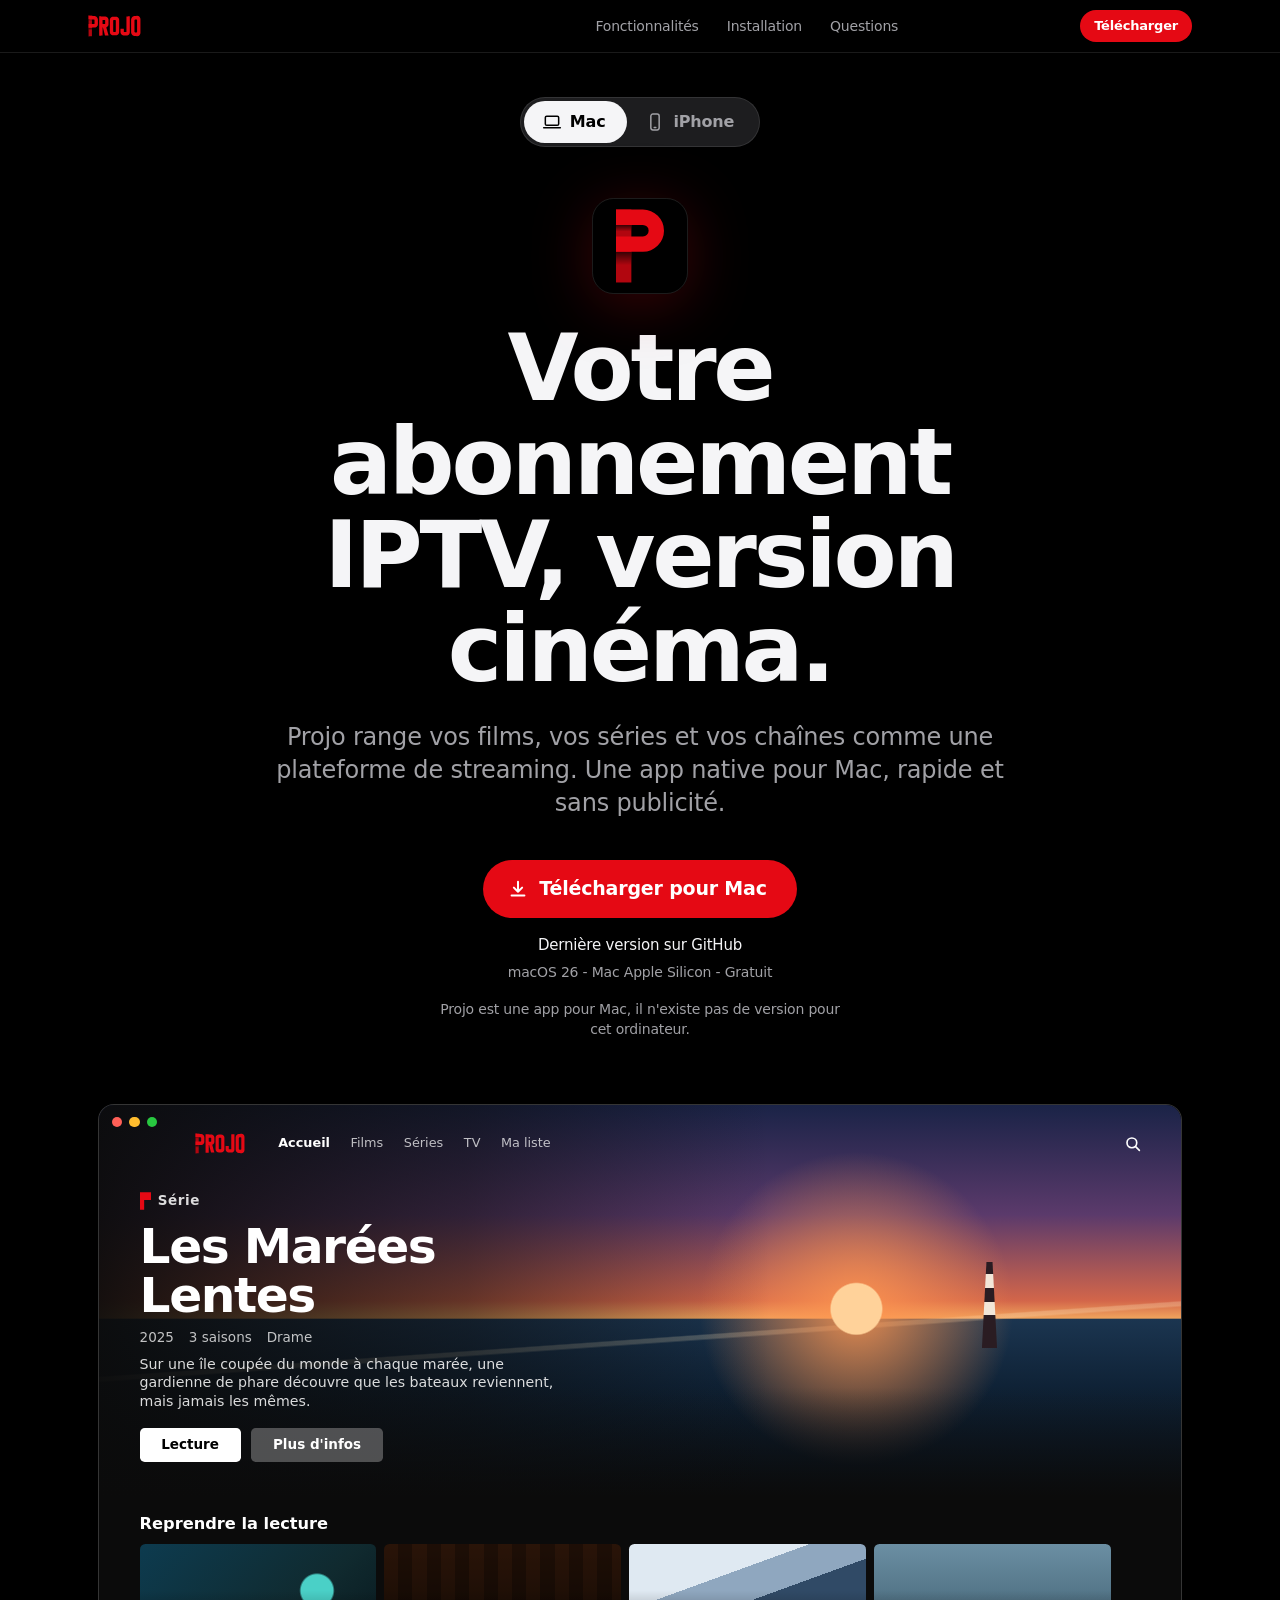
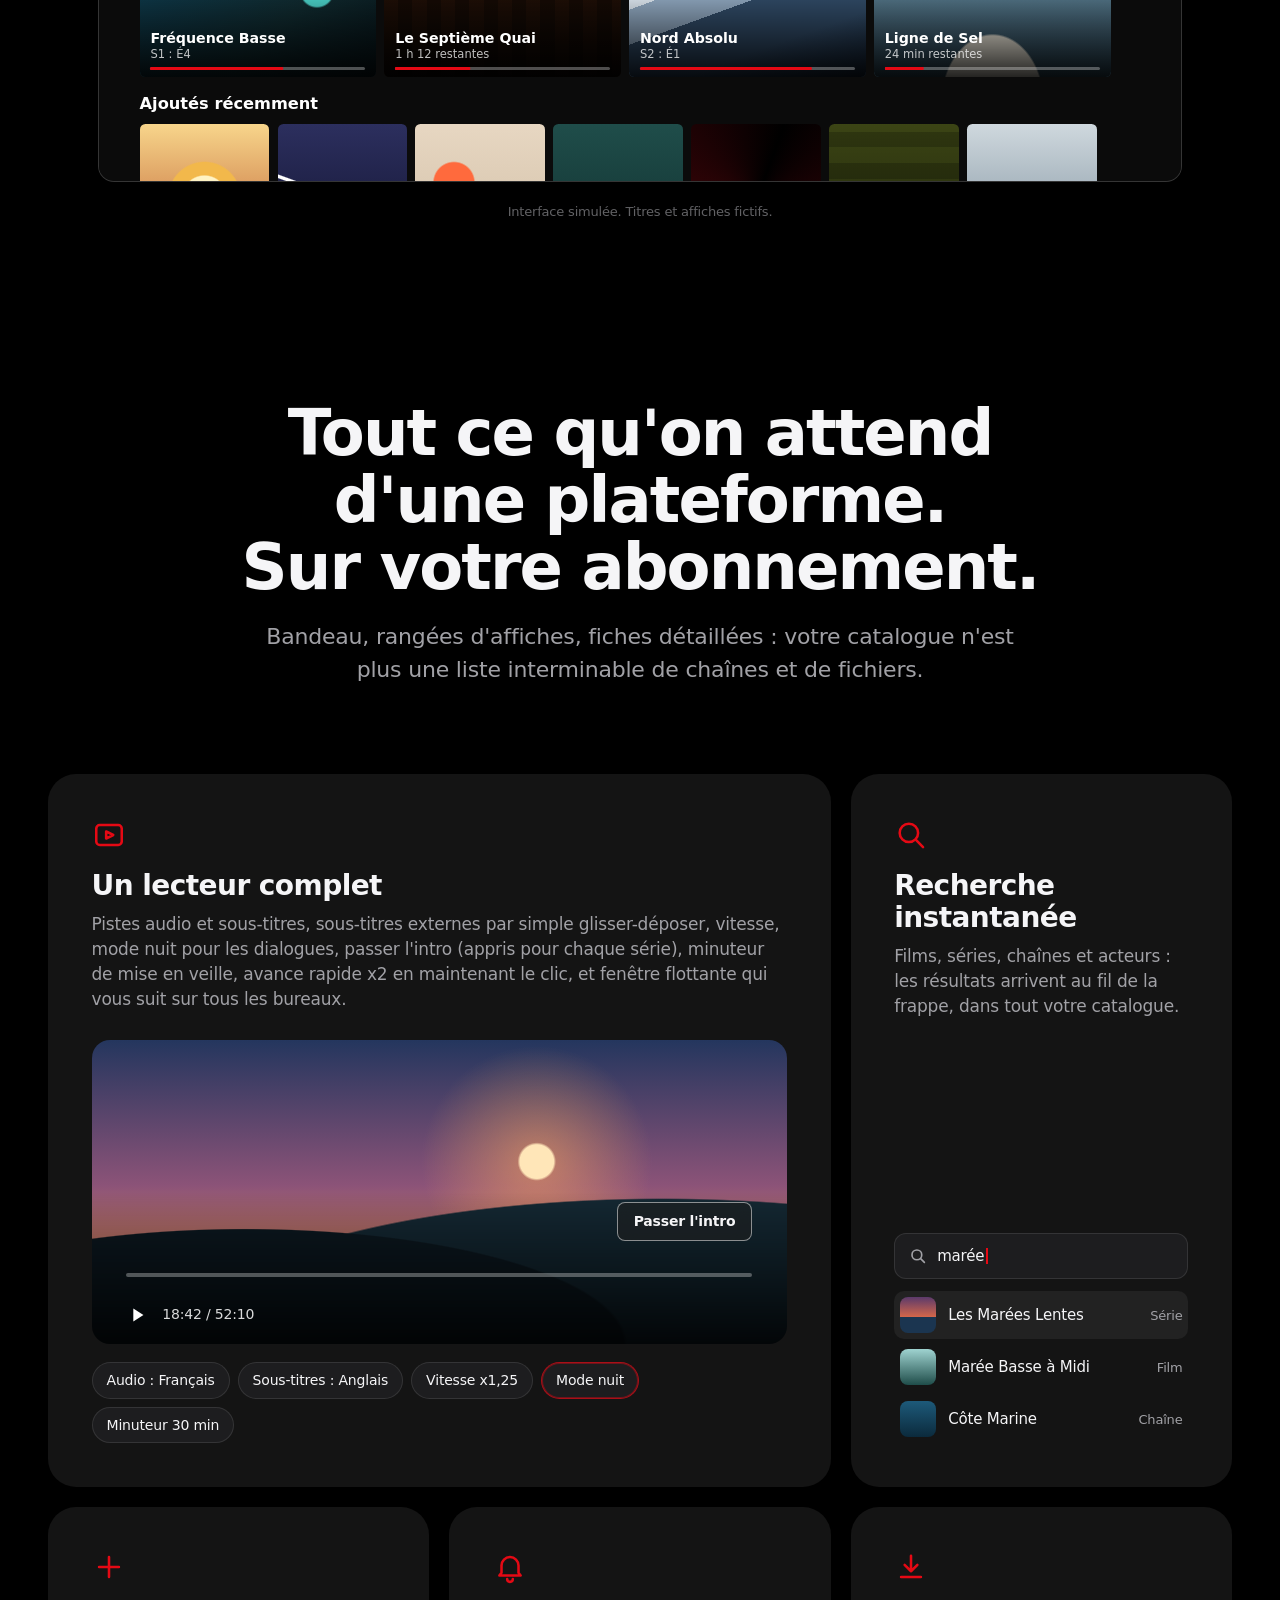
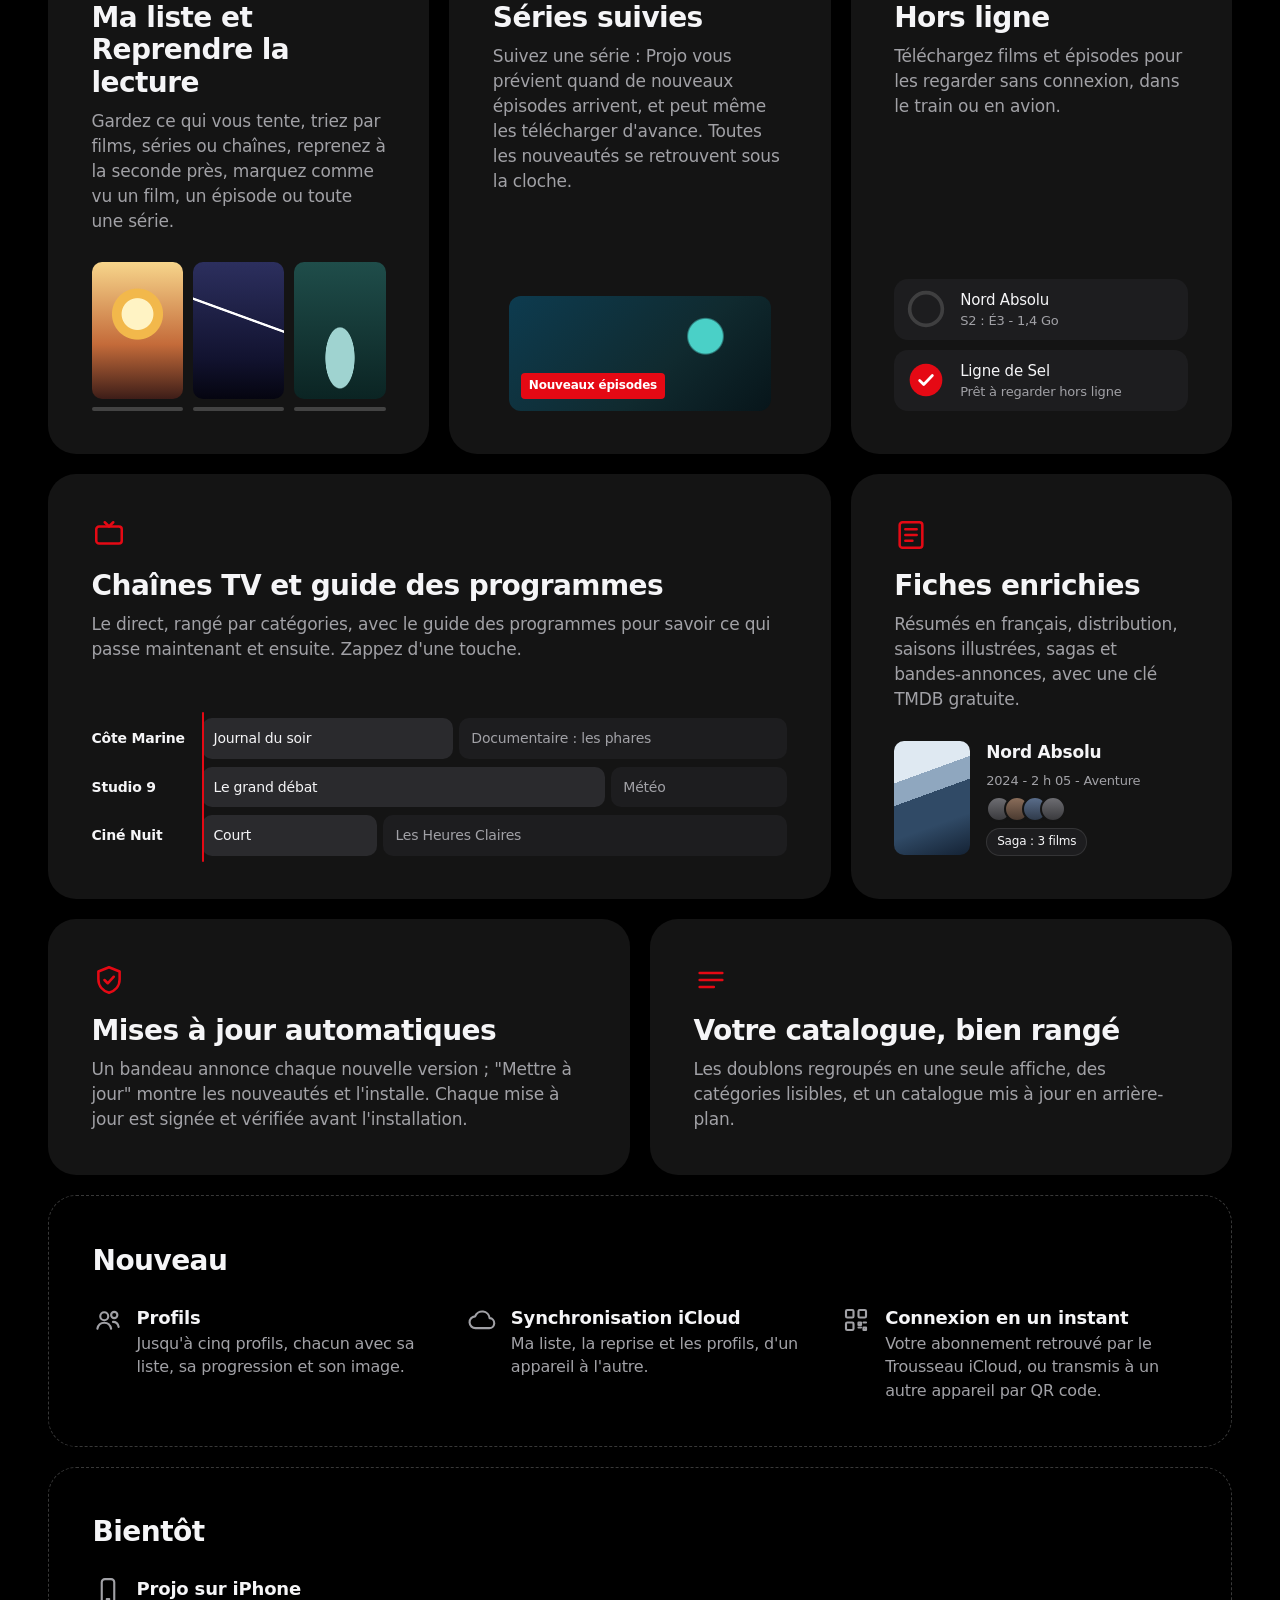
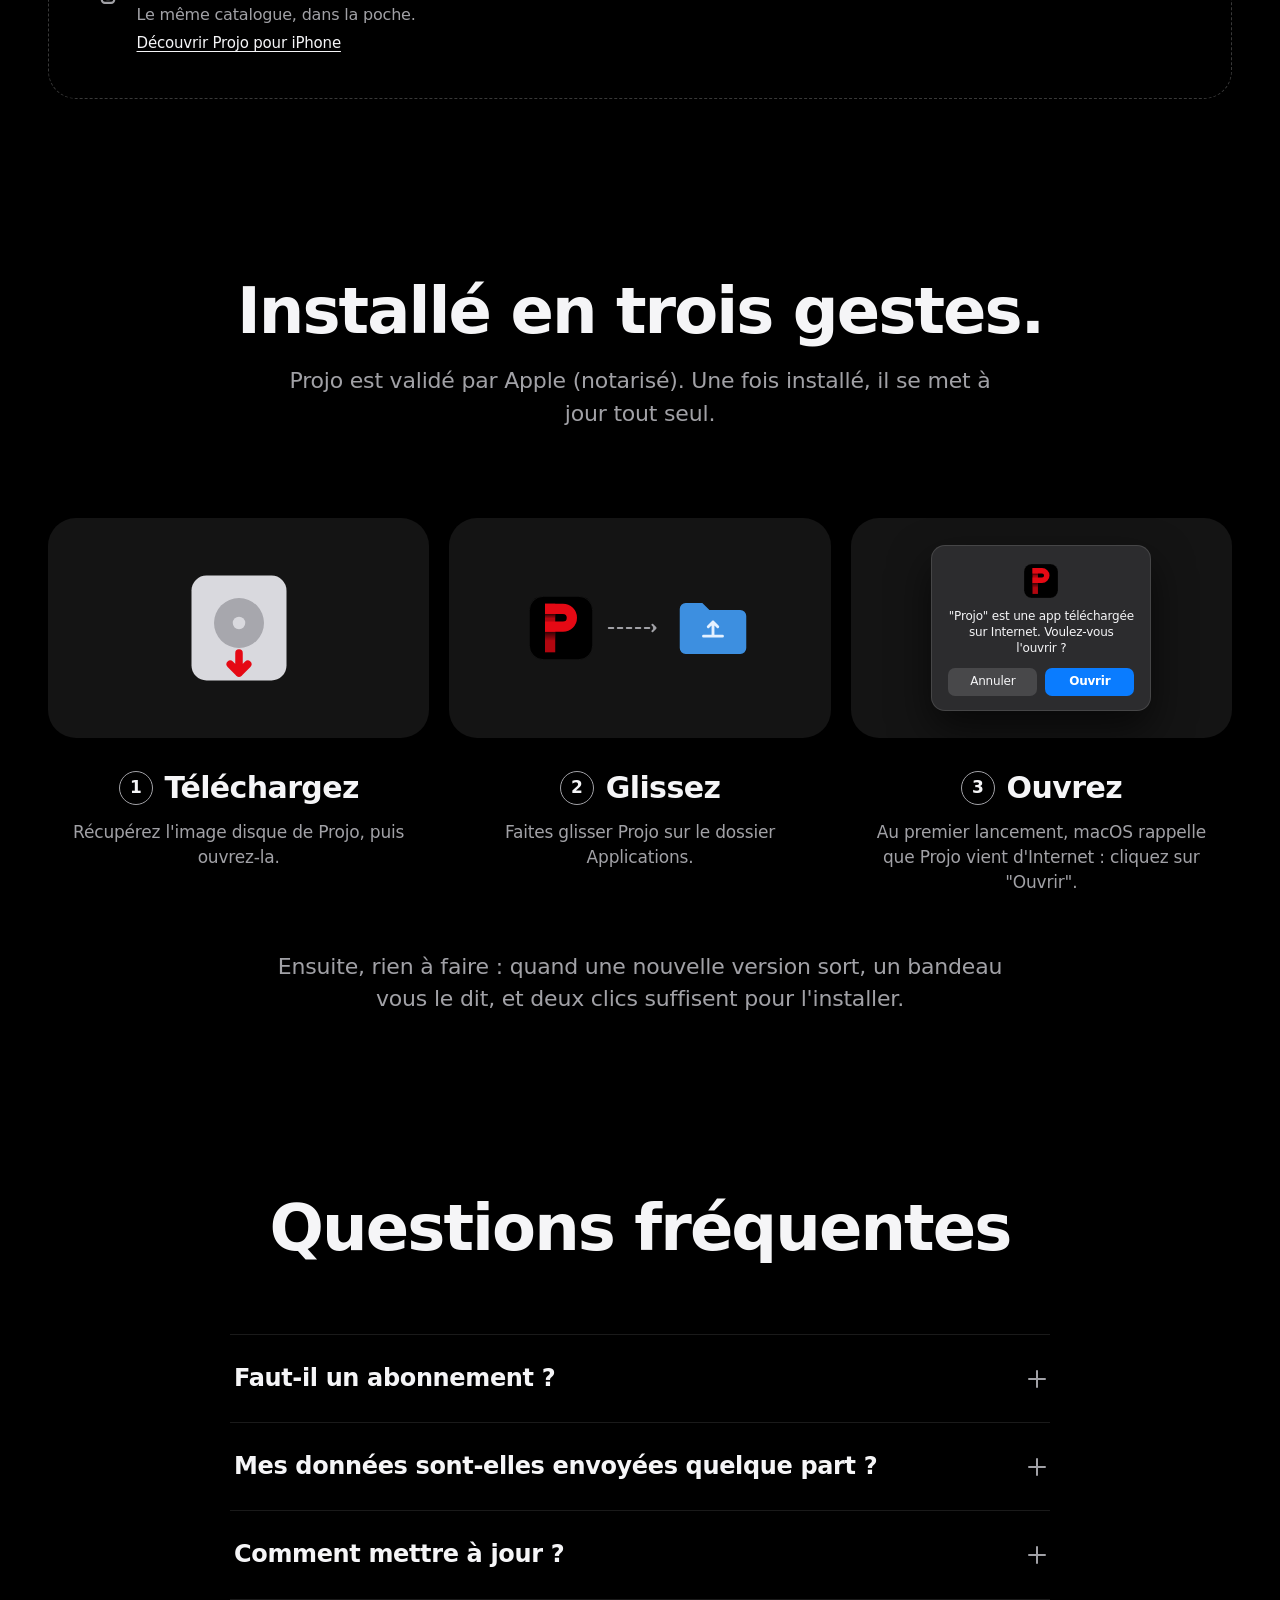
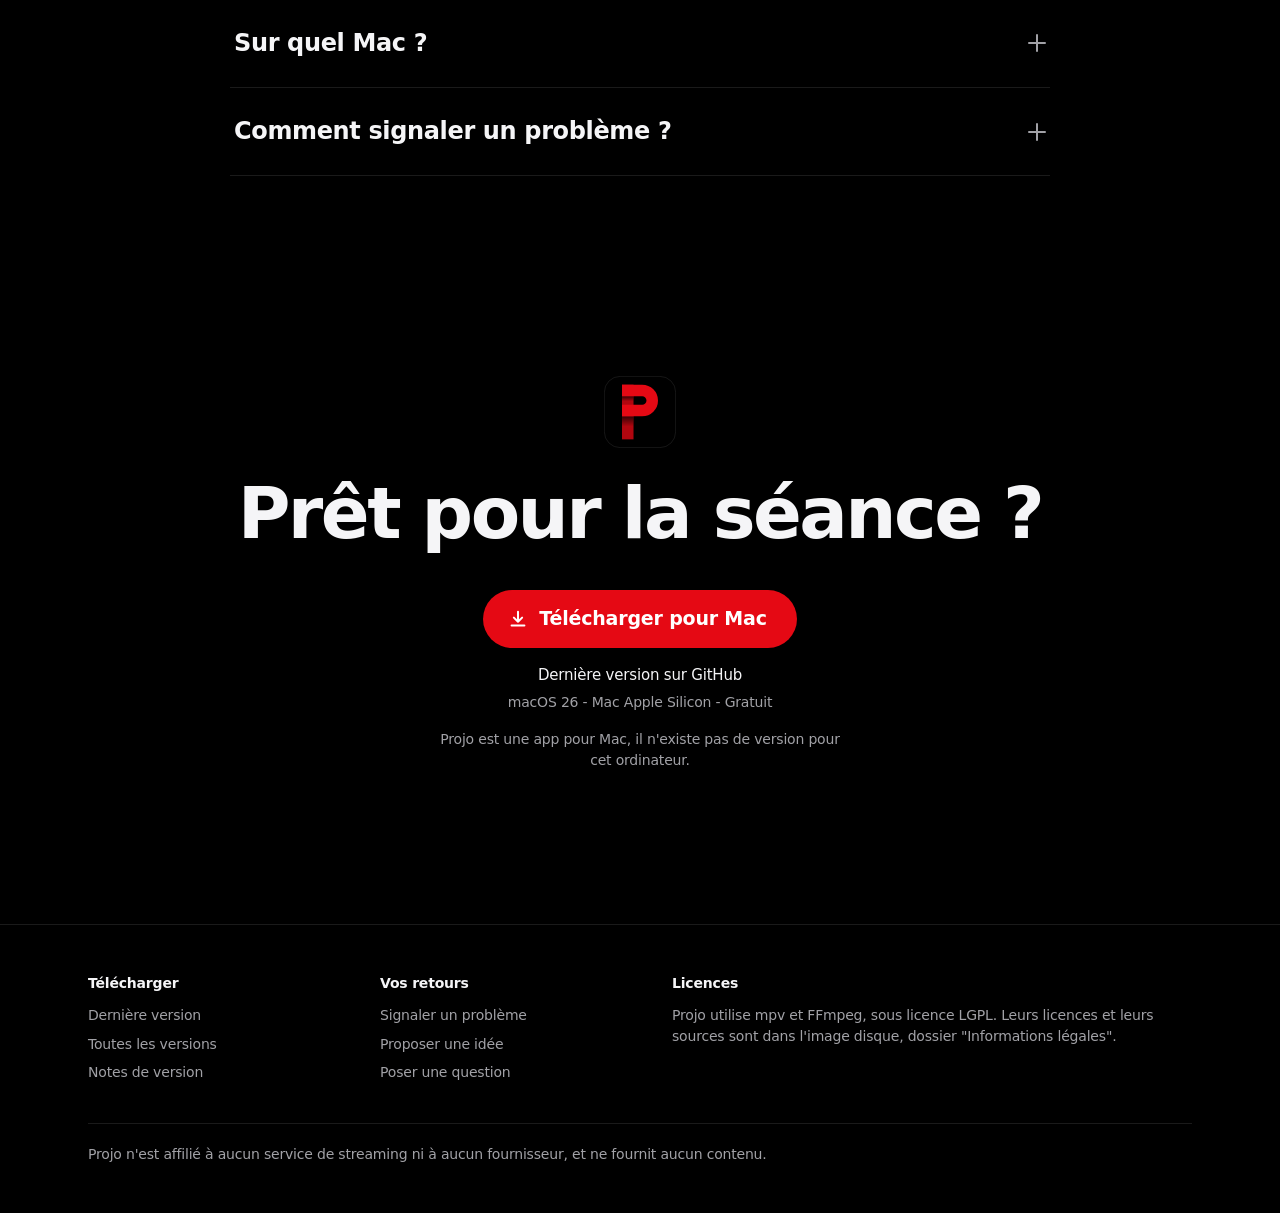
<file: index.html>
<!doctype html>
<html lang="fr">
<head>
  <meta charset="utf-8">
  <meta name="viewport" content="width=device-width, initial-scale=1, viewport-fit=cover">
  <meta http-equiv="Content-Security-Policy" content="default-src 'self'; script-src 'self'; style-src 'self'; img-src 'self' data:; connect-src https://api.github.com; font-src 'self'; object-src 'none'; base-uri 'self'; form-action 'none'">
  <meta name="referrer" content="strict-origin-when-cross-origin">
  <title>Projo - Lecteur IPTV pour Mac</title>
  <meta name="description" content="Projo range les films, séries et chaînes de votre abonnement Xtream Codes comme une plateforme de streaming. App native pour Mac Apple Silicon, gratuite et sans publicité.">
  <meta name="theme-color" content="#000000">
  <meta name="color-scheme" content="dark">

  <link rel="icon" href="assets/img/projo-icon.svg" type="image/svg+xml">
  <link rel="icon" href="assets/img/favicon-32.png" type="image/png" sizes="32x32">
  <link rel="apple-touch-icon" href="assets/img/apple-touch-icon.png">

  <meta property="og:type" content="website">
  <meta property="og:locale" content="fr_FR">
  <meta property="og:site_name" content="Projo">
  <meta property="og:title" content="Projo - Lecteur IPTV pour Mac">
  <meta property="og:description" content="Votre abonnement IPTV, version cinéma. Films, séries et chaînes rangés comme une plateforme de streaming.">
  <meta property="og:url" content="https://feltrincyril.github.io/projo-releases/">
  <meta property="og:image" content="https://feltrincyril.github.io/projo-releases/assets/img/og-image.png">
  <meta property="og:image:width" content="1200">
  <meta property="og:image:height" content="630">
  <meta property="og:image:alt" content="Logo Projo sur fond noir, avec la phrase : Votre abonnement IPTV, version cinéma.">
  <meta name="twitter:card" content="summary_large_image">

  <link rel="stylesheet" href="assets/css/site.css?v=20261125">
  <script src="assets/js/site.js?v=20261125" defer></script>
</head>
<body>
  <a class="skip" href="#contenu">Aller au contenu</a>

  <header class="nav" id="haut">
    <div class="nav-inner">
      <a class="nav-brand" href="#haut" aria-label="Projo, retour en haut de la page">
        <img src="assets/img/projo-wordmark.svg" alt="" width="67" height="28">
      </a>
      <nav aria-label="Sections">
        <ul class="nav-links">
          <li><a href="#fonctionnalites" data-mac="#fonctionnalites" data-iphone="#fonctionnalites-iphone">Fonctionnalités</a></li>
          <li><a href="#installation" data-mac="#installation" data-iphone="#avec-le-mac" data-mac-text="Installation" data-iphone-text="Avec le Mac">Installation</a></li>
          <li><a href="#questions" data-mac="#questions" data-iphone="#questions-iphone">Questions</a></li>
        </ul>
      </nav>
      <div class="switch switch-nav js-switch" role="group" aria-label="Choisir l'app">
        <a class="switch-opt" href="?app=mac" data-app="mac">Mac</a>
        <a class="switch-opt" href="?app=iphone" data-app="iphone">iPhone</a>
      </div>
      <a class="nav-cta js-download" data-view="mac" href="https://github.com/FELTRINCyril/projo-releases/releases/latest">Télécharger</a>
      <span class="nav-cta nav-soon" data-view="iphone" hidden>Bientôt</span>
    </div>
  </header>

  <main id="contenu">

    <!-- ===== CHOIX DE L'APP (Mac ou iPhone) ===== -->
    <div class="switch-wrap">
      <div class="switch switch-big js-switch" role="group" aria-label="Choisir l'app">
        <a class="switch-opt" href="?app=mac" data-app="mac">
          <svg viewBox="0 0 24 24" aria-hidden="true"><rect x="4" y="5" width="16" height="11" rx="1.6"/><path d="M2 19h20"/></svg>Mac
        </a>
        <a class="switch-opt" href="?app=iphone" data-app="iphone">
          <svg viewBox="0 0 24 24" aria-hidden="true"><rect x="7" y="2.5" width="10" height="19" rx="2.5"/><path d="M11 18.5h2"/></svg>iPhone
        </a>
      </div>
    </div>

    <!-- =================================================================== -->
    <!-- ===== VUE MAC ====================================================== -->
    <!-- =================================================================== -->
    <div class="view" data-view="mac">

    <!-- ===== HERO ===== -->
    <section class="hero" aria-labelledby="titre-hero">
      <img class="hero-icon" src="assets/img/projo-icon.svg" alt="" width="96" height="96">
      <h1 id="titre-hero">Votre abonnement IPTV, version cinéma.</h1>
      <p class="hero-sub">Projo range vos films, vos séries et vos chaînes comme une plateforme de streaming. Une app native pour Mac, rapide et sans publicité.</p>

      <div class="download">
        <a class="btn btn-primary js-download" href="https://github.com/FELTRINCyril/projo-releases/releases/latest">
          <svg class="btn-icon" viewBox="0 0 24 24" aria-hidden="true"><path d="M12 4v11m0 0-4.5-4.5M12 15l4.5-4.5M5 19h14"/></svg>
          Télécharger pour Mac
        </a>
        <p class="download-meta js-download-meta">Dernière version sur GitHub</p>
        <p class="download-req">macOS 26 - Mac Apple Silicon - Gratuit</p>
        <p class="platform-note js-platform-note" hidden></p>
      </div>
    </section>

    <!-- ===== VISUEL PRINCIPAL (maquette HTML/CSS, voir assets/captures/README.md) ===== -->
    <section class="showcase" aria-label="Aperçu de l'application">
      <div class="glow" aria-hidden="true"></div>
      <figure class="window js-tilt">
        <div class="win-bar" aria-hidden="true"><i></i><i></i><i></i></div>
        <div class="app" role="img" aria-label="La fenêtre d'accueil de Projo : un grand bandeau pour une série, puis une rangée Reprendre la lecture et une rangée d'affiches de films ajoutés récemment.">
          <div class="app-top" aria-hidden="true">
            <img class="app-logo" src="assets/img/projo-wordmark.svg" alt="" width="58" height="24">
            <span class="app-tab is-active">Accueil</span><span class="app-tab">Films</span><span class="app-tab">Séries</span><span class="app-tab">TV</span><span class="app-tab">Ma liste</span>
            <span class="app-search"><svg viewBox="0 0 24 24"><circle cx="10.5" cy="10.5" r="6.5"/><path d="m15.5 15.5 5 5"/></svg></span>
          </div>
          <div class="app-hero" aria-hidden="true">
            <div class="app-hero-art"></div>
            <div class="app-hero-text">
              <p class="app-kind"><span class="app-mark"></span>Série</p>
              <p class="app-title">Les Marées Lentes</p>
              <p class="app-meta"><span>2025</span><span>3 saisons</span><span>Drame</span></p>
              <p class="app-desc">Sur une île coupée du monde à chaque marée, une gardienne de phare découvre que les bateaux reviennent, mais jamais les mêmes.</p>
              <p class="app-actions"><span class="app-btn app-btn-play">Lecture</span><span class="app-btn app-btn-info">Plus d'infos</span></p>
            </div>
          </div>
          <div class="app-row" aria-hidden="true">
            <p class="app-row-title">Reprendre la lecture</p>
            <div class="app-wides">
              <span class="wide w1"><b>Fréquence Basse</b><em>S1 : É4</em><i class="pg-62"></i></span>
              <span class="wide w2"><b>Le Septième Quai</b><em>1 h 12 restantes</em><i class="pg-35"></i></span>
              <span class="wide w3"><b>Nord Absolu</b><em>S2 : É1</em><i class="pg-80"></i></span>
              <span class="wide w4"><b>Ligne de Sel</b><em>24 min restantes</em><i class="pg-18"></i></span>
            </div>
          </div>
          <div class="app-row" aria-hidden="true">
            <p class="app-row-title">Ajoutés récemment</p>
            <div class="app-posters">
              <span class="poster p1"><b>Les Heures Claires</b></span>
              <span class="poster p2"><b>Orage d'Été</b></span>
              <span class="poster p3"><b>Cap Inconnu</b></span>
              <span class="poster p4"><b>La Voix du Lac</b></span>
              <span class="poster p5"><b>Minuit Douze</b></span>
              <span class="poster p6"><b>Terre Basse</b></span>
              <span class="poster p7"><b>Le Grand Calme</b></span>
            </div>
          </div>
        </div>
      </figure>
      <p class="showcase-note">Interface simulée. Titres et affiches fictifs.</p>
    </section>

    <!-- ===== FONCTIONNALITES ===== -->
    <section class="features" id="fonctionnalites" aria-labelledby="titre-fonctionnalites">
      <div class="section-head">
        <h2 id="titre-fonctionnalites"><span class="line">Tout ce qu'on attend d'une plateforme.</span> <span class="line">Sur votre abonnement.</span></h2>
        <p>Bandeau, rangées d'affiches, fiches détaillées : votre catalogue n'est plus une liste interminable de chaînes et de fichiers.</p>
      </div>

      <div class="tiles">

        <article class="tile tile-player" data-reveal>
          <div class="tile-text">
            <svg class="tile-icon" viewBox="0 0 24 24" aria-hidden="true"><rect x="3" y="5" width="18" height="14" rx="2.5"/><path d="m10 9.5 5 2.5-5 2.5z"/></svg>
            <h3>Un lecteur complet</h3>
            <p>Pistes audio et sous-titres, sous-titres externes par simple glisser-déposer, vitesse, mode nuit pour les dialogues, passer l'intro (appris pour chaque série), minuteur de mise en veille, avance rapide x2 en maintenant le clic, et fenêtre flottante qui vous suit sur tous les bureaux.</p>
          </div>
          <div class="vis vis-player" aria-hidden="true">
            <div class="vp-screen">
              <span class="vp-skip">Passer l'intro</span>
              <div class="vp-bar"><i></i></div>
              <div class="vp-controls">
                <svg viewBox="0 0 24 24"><path d="M8 5v14l11-7z"/></svg>
                <span class="vp-time">18:42 / 52:10</span>
              </div>
            </div>
            <div class="vp-chips">
              <span class="chip">Audio : Français</span>
              <span class="chip">Sous-titres : Anglais</span>
              <span class="chip">Vitesse x1,25</span>
              <span class="chip chip-on">Mode nuit</span>
              <span class="chip">Minuteur 30 min</span>
            </div>
          </div>
        </article>

        <article class="tile tile-search" data-reveal>
          <div class="tile-text">
            <svg class="tile-icon" viewBox="0 0 24 24" aria-hidden="true"><circle cx="10.5" cy="10.5" r="6.5"/><path d="m15.5 15.5 5 5"/></svg>
            <h3>Recherche instantanée</h3>
            <p>Films, séries, chaînes et acteurs : les résultats arrivent au fil de la frappe, dans tout votre catalogue.</p>
          </div>
          <div class="vis vis-search" aria-hidden="true">
            <div class="vs-field"><svg viewBox="0 0 24 24"><circle cx="10.5" cy="10.5" r="6.5"/><path d="m15.5 15.5 5 5"/></svg><span class="vs-typed">marée</span></div>
            <ul class="vs-results">
              <li><span class="vs-thumb t1"></span>Les Marées Lentes<em>Série</em></li>
              <li><span class="vs-thumb t2"></span>Marée Basse à Midi<em>Film</em></li>
              <li><span class="vs-thumb t3"></span>Côte Marine<em>Chaîne</em></li>
            </ul>
          </div>
        </article>

        <article class="tile tile-list" data-reveal>
          <div class="tile-text">
            <svg class="tile-icon" viewBox="0 0 24 24" aria-hidden="true"><path d="M12 5v14M5 12h14"/></svg>
            <h3>Ma liste et Reprendre la lecture</h3>
            <p>Gardez ce qui vous tente, triez par films, séries ou chaînes, reprenez à la seconde près, marquez comme vu un film, un épisode ou toute une série.</p>
          </div>
          <div class="vis vis-progress" aria-hidden="true">
            <span class="vpr"><span class="vpr-art a1"></span><i class="pg-70"></i></span>
            <span class="vpr"><span class="vpr-art a2"></span><i class="pg-30"></i></span>
            <span class="vpr"><span class="vpr-art a3"></span><i class="pg-90"></i></span>
          </div>
        </article>

        <article class="tile tile-follow" data-reveal>
          <div class="tile-text">
            <svg class="tile-icon" viewBox="0 0 24 24" aria-hidden="true"><path d="M6 16V11a6 6 0 1 1 12 0v5l1.5 2h-15zM10 20.5a2 2 0 0 0 4 0"/></svg>
            <h3>Séries suivies</h3>
            <p>Suivez une série : Projo vous prévient quand de nouveaux épisodes arrivent, et peut même les télécharger d'avance. Toutes les nouveautés se retrouvent sous la cloche.</p>
          </div>
          <div class="vis vis-follow" aria-hidden="true">
            <div class="vf-note">
              <img src="assets/img/projo-icon.svg" alt="" width="28" height="28" loading="lazy">
              <p><b>Fréquence Basse</b>2 nouveaux épisodes sont disponibles.</p>
            </div>
            <div class="vf-card"><span class="vf-badge">Nouveaux épisodes</span></div>
          </div>
        </article>

        <article class="tile tile-download" data-reveal>
          <div class="tile-text">
            <svg class="tile-icon" viewBox="0 0 24 24" aria-hidden="true"><path d="M12 4v11m0 0-4.5-4.5M12 15l4.5-4.5M5 19h14"/></svg>
            <h3>Hors ligne</h3>
            <p>Téléchargez films et épisodes pour les regarder sans connexion, dans le train ou en avion.</p>
          </div>
          <div class="vis vis-dl" aria-hidden="true">
            <div class="dl-item">
              <svg class="ring" viewBox="0 0 44 44"><circle class="ring-bg" cx="22" cy="22" r="18"/><circle class="ring-fg" cx="22" cy="22" r="18" pathLength="100"/></svg>
              <div class="dl-lines"><span>Nord Absolu</span><span>S2 : É3 - 1,4 Go</span></div>
            </div>
            <div class="dl-item">
              <svg class="ring ring-done" viewBox="0 0 44 44"><circle cx="22" cy="22" r="18"/><path d="m15 22.5 4.5 4.5 9.5-10"/></svg>
              <div class="dl-lines"><span>Ligne de Sel</span><span>Prêt à regarder hors ligne</span></div>
            </div>
          </div>
        </article>

        <article class="tile tile-tv" data-reveal>
          <div class="tile-text">
            <svg class="tile-icon" viewBox="0 0 24 24" aria-hidden="true"><rect x="3" y="6" width="18" height="12" rx="2"/><path d="m9 3 3 3 3-3"/></svg>
            <h3>Chaînes TV et guide des programmes</h3>
            <p>Le direct, rangé par catégories, avec le guide des programmes pour savoir ce qui passe maintenant et ensuite. Zappez d'une touche.</p>
          </div>
          <div class="vis vis-epg" aria-hidden="true">
            <div class="epg-row"><span class="epg-ch">Côte Marine</span><span class="epg-p is-now ew3">Journal du soir</span><span class="epg-p ew4">Documentaire : les phares</span></div>
            <div class="epg-row"><span class="epg-ch">Studio 9</span><span class="epg-p is-now ew5">Le grand débat</span><span class="epg-p ew2">Météo</span></div>
            <div class="epg-row"><span class="epg-ch">Ciné Nuit</span><span class="epg-p is-now ew2">Court</span><span class="epg-p ew5">Les Heures Claires</span></div>
            <i class="epg-now"></i>
          </div>
        </article>

        <article class="tile tile-plain" data-reveal>
          <svg class="tile-icon" viewBox="0 0 24 24" aria-hidden="true"><rect x="4" y="3" width="16" height="18" rx="2"/><path d="M8 8h8M8 12h8M8 16h5"/></svg>
          <h3>Fiches enrichies</h3>
          <p>Résumés en français, distribution, saisons illustrées, sagas et bandes-annonces, avec une clé TMDB gratuite.</p>
          <div class="vis vis-fiche" aria-hidden="true">
            <span class="vfi-art"></span>
            <span class="vfi-text">
              <b>Nord Absolu</b>
              <em>2024 - 2 h 05 - Aventure</em>
              <span class="vfi-cast"><i></i><i></i><i></i><i></i></span>
              <span class="chip">Saga : 3 films</span>
            </span>
          </div>
        </article>

        <article class="tile tile-plain tile-half" data-reveal>
          <svg class="tile-icon" viewBox="0 0 24 24" aria-hidden="true"><path d="M12 3 4.5 6v5.5c0 4.7 3.2 8.2 7.5 9.5 4.3-1.3 7.5-4.8 7.5-9.5V6z"/><path d="m8.8 12 2.3 2.3 4.3-4.6"/></svg>
          <h3>Mises à jour automatiques</h3>
          <p>Un bandeau annonce chaque nouvelle version ; "Mettre à jour" montre les nouveautés et l'installe. Chaque mise à jour est signée et vérifiée avant l'installation.</p>
        </article>

        <article class="tile tile-plain tile-half tile-last" data-reveal>
          <svg class="tile-icon" viewBox="0 0 24 24" aria-hidden="true"><path d="M4 7h16M4 12h16M4 17h10"/></svg>
          <h3>Votre catalogue, bien rangé</h3>
          <p>Les doublons regroupés en une seule affiche, des catégories lisibles, et un catalogue mis à jour en arrière-plan.</p>
        </article>
      </div>

      <div class="soon" data-reveal>
        <h3 class="soon-title">Nouveau</h3>
        <ul class="soon-list">
          <li>
            <svg viewBox="0 0 24 24" aria-hidden="true"><circle cx="9" cy="9" r="3.2"/><path d="M3.5 19c.6-3 2.8-4.8 5.5-4.8s4.9 1.8 5.5 4.8"/><circle cx="17" cy="8" r="2.5"/><path d="M16 13.5c2.3 0 4 1.4 4.5 4"/></svg>
            <span><b>Profils</b>Jusqu'à cinq profils, chacun avec sa liste, sa progression et son image.</span>
          </li>
          <li>
            <svg viewBox="0 0 24 24" aria-hidden="true"><path d="M7 18.5h10.5a4 4 0 0 0 .6-8 6 6 0 0 0-11.6-1.4A4.7 4.7 0 0 0 7 18.5z"/></svg>
            <span><b>Synchronisation iCloud</b>Ma liste, la reprise et les profils, d'un appareil à l'autre.</span>
          </li>
          <li>
            <svg viewBox="0 0 24 24" aria-hidden="true"><rect x="4" y="4" width="6" height="6" rx="1"/><rect x="14" y="4" width="6" height="6" rx="1"/><rect x="4" y="14" width="6" height="6" rx="1"/><path d="M14 14h2v2h-2zM18 18h2v2h-2zM14 18h2M18 14h2"/></svg>
            <span><b>Connexion en un instant</b>Votre abonnement retrouvé par le Trousseau iCloud, ou transmis à un autre appareil par QR code.</span>
          </li>
        </ul>
      </div>

      <div class="soon" data-reveal>
        <h3 class="soon-title">Bientôt</h3>
        <ul class="soon-list">
          <li>
            <svg viewBox="0 0 24 24" aria-hidden="true"><rect x="7" y="2.5" width="10" height="19" rx="2.5"/><path d="M11 18.5h2"/></svg>
            <span><b>Projo sur iPhone</b>Le même catalogue, dans la poche. <a class="soon-link" href="?app=iphone" data-app="iphone">Découvrir Projo pour iPhone</a></span>
          </li>
        </ul>
      </div>
    </section>

    <!-- ===== INSTALLATION ===== -->
    <section class="install" id="installation" aria-labelledby="titre-installation">
      <div class="section-head">
        <h2 id="titre-installation">Installé en trois gestes.</h2>
        <p>Projo est validé par Apple (notarisé). Une fois installé, il se met à jour tout seul.</p>
      </div>

      <ol class="steps">
        <li class="step" data-reveal>
          <div class="step-vis" aria-hidden="true">
            <svg viewBox="0 0 120 120" class="disk">
              <rect x="22" y="18" width="76" height="84" rx="12" class="disk-body"/>
              <circle cx="60" cy="56" r="20" class="disk-hole"/>
              <circle cx="60" cy="56" r="5" class="disk-center"/>
              <path d="M60 80v16m0 0-7-7m7 7 7-7" class="disk-arrow"/>
            </svg>
          </div>
          <h3><span class="step-n" aria-hidden="true">1</span>Téléchargez</h3>
          <p>Récupérez l'image disque de Projo, puis ouvrez-la.</p>
        </li>
        <li class="step" data-reveal>
          <div class="step-vis step-drag" aria-hidden="true">
            <img src="assets/img/projo-icon.svg" alt="" width="56" height="56" loading="lazy">
            <svg viewBox="0 0 60 20" class="drag-arrow"><path d="M2 10h52m0 0-7-7m7 7-7 7"/></svg>
            <svg viewBox="0 0 64 52" class="folder"><path d="M4 10a5 5 0 0 1 5-5h14l6 6h26a5 5 0 0 1 5 5v27a5 5 0 0 1-5 5H9a5 5 0 0 1-5-5z"/><path d="M24 33h16M28 25l4-4 4 4M32 21v12" class="folder-a"/></svg>
          </div>
          <h3><span class="step-n" aria-hidden="true">2</span>Glissez</h3>
          <p>Faites glisser Projo sur le dossier Applications.</p>
        </li>
        <li class="step" data-reveal>
          <div class="step-vis" aria-hidden="true">
            <div class="dialog">
              <img src="assets/img/projo-icon.svg" alt="" width="34" height="34" loading="lazy">
              <p>"Projo" est une app téléchargée sur Internet. Voulez-vous <span class="nw">l'ouvrir ?</span></p>
              <span class="dialog-btns"><span>Annuler</span><span class="is-default">Ouvrir</span></span>
            </div>
          </div>
          <h3><span class="step-n" aria-hidden="true">3</span>Ouvrez</h3>
          <p>Au premier lancement, macOS rappelle que Projo vient d'Internet : cliquez sur "Ouvrir".</p>
        </li>
      </ol>

      <p class="install-after">Ensuite, rien à faire : quand une nouvelle version sort, un bandeau vous le dit, et deux clics suffisent pour l'installer.</p>
    </section>

    <!-- ===== QUESTIONS ===== -->
    <section class="faq" id="questions" aria-labelledby="titre-questions">
      <div class="section-head">
        <h2 id="titre-questions">Questions fréquentes</h2>
      </div>

      <div class="accordion">
        <div class="qa">
          <h3><button type="button" aria-expanded="true" aria-controls="r1" id="q1"><span class="qa-q">Faut-il un <span class="nw">abonnement ?</span></span><span class="qa-sign" aria-hidden="true"></span></button></h3>
          <div class="qa-body" id="r1" role="region" aria-labelledby="q1">
            <p>Oui : un abonnement Xtream Codes que vous possédez déjà. Projo est seulement le lecteur. Il ne fournit, ne vend et n'héberge aucun contenu ni aucune chaîne.</p>
          </div>
        </div>
        <div class="qa">
          <h3><button type="button" aria-expanded="true" aria-controls="r2" id="q2"><span class="qa-q">Mes données sont-elles envoyées quelque <span class="nw">part ?</span></span><span class="qa-sign" aria-hidden="true"></span></button></h3>
          <div class="qa-body" id="r2" role="region" aria-labelledby="q2">
            <p>Rien n'est envoyé au développeur de Projo : pas de compte Projo à créer, pas de publicité, pas de mesure d'audience. Votre mot de passe reste dans le Trousseau de votre Mac ; le reste de votre compte, votre catalogue, Ma liste et votre progression restent sur votre disque.</p>
            <p>Projo se connecte seulement à votre serveur et aux adresses d'images qu'il indique, à GitHub pour vérifier les mises à jour, à TMDB pour les fiches si vous l'activez avec votre clé, et aux sites que vous ouvrez vous-même depuis Projo.</p>
          </div>
        </div>
        <div class="qa">
          <h3><button type="button" aria-expanded="true" aria-controls="r3" id="q3"><span class="qa-q">Comment mettre à <span class="nw">jour ?</span></span><span class="qa-sign" aria-hidden="true"></span></button></h3>
          <div class="qa-body" id="r3" role="region" aria-labelledby="q3">
            <p>Vous n'avez rien à faire. Projo vérifie au lancement puis chaque jour, un bandeau annonce la nouvelle version et "Mettre à jour" affiche ses nouveautés avec le bouton "Installer". Réglages &gt; À propos permet aussi de lancer une recherche.</p>
            <p>Vous avez la 0.22 ou une version plus ancienne ? Elle ne sait pas se mettre à jour seule : installez une fois la dernière version à sa place. Votre compte, Ma liste et votre progression sont gardés.</p>
          </div>
        </div>
        <div class="qa">
          <h3><button type="button" aria-expanded="true" aria-controls="r4" id="q4"><span class="qa-q">Sur quel <span class="nw">Mac ?</span></span><span class="qa-sign" aria-hidden="true"></span></button></h3>
          <div class="qa-body" id="r4" role="region" aria-labelledby="q4">
            <p>Un Mac Apple Silicon (puce M1 ou plus récente) sous macOS 26. Les Mac à processeur Intel ne sont pas pris en charge.</p>
          </div>
        </div>
        <div class="qa">
          <h3><button type="button" aria-expanded="true" aria-controls="r5" id="q5"><span class="qa-q">Comment signaler un <span class="nw">problème ?</span></span><span class="qa-sign" aria-hidden="true"></span></button></h3>
          <div class="qa-body" id="r5" role="region" aria-labelledby="q5">
            <p>Remplissez le formulaire <a data-issue="probleme" href="https://github.com/FELTRINCyril/projo-releases/issues/new?template=probleme.yml">Signaler un problème</a>, avec votre version de Projo (Réglages &gt; À propos), celle de macOS et ce qui s'est passé.</p>
            <p>Ces messages sont publics : n'y mettez jamais d'identifiant, de mot de passe, d'adresse de serveur ni de lien M3U.</p>
          </div>
        </div>
      </div>
    </section>

    <!-- ===== APPEL FINAL ===== -->
    <section class="final" aria-labelledby="titre-final">
      <img src="assets/img/projo-icon.svg" alt="" width="72" height="72" loading="lazy">
      <h2 id="titre-final">Prêt pour la <span class="nw">séance ?</span></h2>
      <div class="download">
        <a class="btn btn-primary js-download" href="https://github.com/FELTRINCyril/projo-releases/releases/latest">
          <svg class="btn-icon" viewBox="0 0 24 24" aria-hidden="true"><path d="M12 4v11m0 0-4.5-4.5M12 15l4.5-4.5M5 19h14"/></svg>
          Télécharger pour Mac
        </a>
        <p class="download-meta js-download-meta">Dernière version sur GitHub</p>
        <p class="download-req">macOS 26 - Mac Apple Silicon - Gratuit</p>
        <p class="platform-note js-platform-note" hidden></p>
      </div>
    </section>
    </div>
    <!-- ===== FIN DE LA VUE MAC ===== -->

    <!-- =================================================================== -->
    <!-- ===== VUE IPHONE (structure du site Harvie) ======================== -->
    <!-- =================================================================== -->
    <div class="view" data-view="iphone" hidden>

    <!-- ===== HERO ===== -->
    <section class="hero" aria-labelledby="titre-hero-iphone">
      <img class="hero-icon" src="assets/img/projo-icon.svg" alt="" width="96" height="96">
      <h1 id="titre-hero-iphone">Votre abonnement IPTV, dans la poche.</h1>
      <p class="hero-sub">Projo arrive sur iPhone : vos films, vos séries et vos chaînes rangés comme sur votre Mac, à regarder partout, même sans connexion.</p>

      <div class="download">
        <span class="btn btn-soon">
          <svg class="btn-icon" viewBox="0 0 24 24" aria-hidden="true"><circle cx="12" cy="12" r="8.5"/><path d="M12 7.5V12l3 2"/></svg>
          Bientôt sur iPhone
        </span>
        <p class="download-meta">Projo pour iPhone est en test. Il sera proposé ici même, gratuitement.</p>
        <p class="download-req">iOS 26 - iPhone - Gratuit - <a href="?app=mac" data-app="mac">En attendant, Projo pour Mac</a></p>
      </div>
    </section>

    <!-- ===== VISUEL PRINCIPAL (trois iPhone en HTML/CSS, titres fictifs) ===== -->
    <section class="showcase" aria-label="Aperçu de l'application sur iPhone">
      <div class="glow" aria-hidden="true"></div>
      <figure class="stage js-tilt" role="img" aria-label="Trois écrans d'iPhone. À gauche, la fiche d'une série avec ses épisodes. Au centre, l'accueil de Projo : une grande affiche, puis la rangée Reprendre la lecture. À droite, Mon Projo, avec les téléchargements et Ma liste.">

        <!-- Fiche d'une série -->
        <div class="phone phone-side" aria-hidden="true">
          <div class="scr">
            <span class="sb">9:41</span>
            <div class="pj-art"></div>
            <div class="pj-body">
              <p class="pj-kind"><span class="app-mark"></span>Série</p>
              <p class="pj-title">Les Marées Lentes</p>
              <p class="pj-meta"><span>2025</span><span>3 saisons</span><span class="pj-hd">HD</span></p>
              <p class="pj-btn pj-btn-play"><svg viewBox="0 0 24 24"><path d="M8 5v14l11-7z"/></svg>Lecture</p>
              <p class="pj-btn pj-btn-grey"><svg viewBox="0 0 24 24"><path d="M12 4v11m0 0-4.5-4.5M12 15l4.5-4.5M5 19h14"/></svg>Télécharger S1 : É1</p>
              <p class="pj-desc">Sur une île coupée du monde à chaque marée, une gardienne de phare découvre que les bateaux reviennent, mais jamais les mêmes.</p>
              <p class="pj-icons"><span><svg viewBox="0 0 24 24"><path d="M12 5v14M5 12h14"/></svg>Ma liste</span><span><svg viewBox="0 0 24 24"><path d="M6 16V11a6 6 0 1 1 12 0v5l1.5 2h-15zM10 20.5a2 2 0 0 0 4 0"/></svg>Suivre</span><span><svg viewBox="0 0 24 24"><path d="m5 12.5 4.5 4.5L19 7.5"/></svg>Vu</span></p>
              <p class="pj-eps-head"><b>Épisodes</b><span class="pj-caps">Saison 1</span></p>
              <div class="pj-ep"><span class="pj-ep-art w1"><i class="pg-62"></i></span><span class="pj-lines"><b>1. Basse mer</b><span>52 min</span></span></div>
              <div class="pj-ep"><span class="pj-ep-art w3"></span><span class="pj-lines"><b>2. Le phare</b><span>49 min</span></span></div>
              <div class="pj-ep"><span class="pj-ep-art w4"></span><span class="pj-lines"><b>3. Marée haute</b><span>51 min</span></span></div>
              <div class="pj-ep"><span class="pj-ep-art w2"></span><span class="pj-lines"><b>4. Les bateaux</b><span>55 min</span></span></div>
            </div>
          </div>
        </div>

        <!-- Accueil -->
        <div class="phone phone-main" aria-hidden="true">
          <div class="scr">
            <span class="sb">9:41</span>
            <div class="pj-top">
              <img src="assets/img/projo-wordmark.svg" alt="" width="58" height="24">
              <span class="pj-top-icons">
                <svg viewBox="0 0 24 24"><path d="M12 4v11m0 0-4.5-4.5M12 15l4.5-4.5M5 19h14"/></svg>
                <span class="pj-bell"><svg viewBox="0 0 24 24"><path d="M6 16V11a6 6 0 1 1 12 0v5l1.5 2h-15zM10 20.5a2 2 0 0 0 4 0"/></svg><i>2</i></span>
              </span>
            </div>
            <div class="pj-home">
            <p class="pj-cats"><span>Films</span><span>Séries</span><span>Catégories</span></p>
            <div class="pj-feature">
              <span class="pj-feature-kind"><span class="app-mark"></span>Série</span>
              <b>Les Marées Lentes</b>
              <em>Drame - Mystère - Îles</em>
              <span class="pj-feature-btns"><span class="pj-mini pj-mini-play">Lecture</span><span class="pj-mini">+ Ma liste</span></span>
            </div>
            <p class="pj-row-title">Reprendre la lecture</p>
            <div class="pj-strip">
              <span class="pj-card p4"><i class="pg-62"></i></span>
              <span class="pj-card p2"><i class="pg-35"></i></span>
              <span class="pj-card p1"><i class="pg-80"></i></span>
              <span class="pj-card p5"></span>
              <span class="pj-card p3"></span>
            </div>
            <p class="pj-row-title">Ajoutés récemment</p>
            <div class="pj-strip">
              <span class="pj-card p3"></span>
              <span class="pj-card p6"></span>
              <span class="pj-card p7"></span>
              <span class="pj-card p6"></span>
              <span class="pj-card p1"></span>
            </div>
            </div>
            <div class="pj-tabs">
              <span class="is-on"><svg viewBox="0 0 24 24"><path d="M4 11 12 4l8 7v9h-5v-6H9v6H4z"/></svg>Accueil</span>
              <span><svg viewBox="0 0 24 24"><rect x="3" y="6" width="18" height="12" rx="2"/><path d="m9 3 3 3 3-3"/></svg>TV</span>
              <span><svg viewBox="0 0 24 24"><circle cx="10.5" cy="10.5" r="6.5"/><path d="m15.5 15.5 5 5"/></svg>Recherche</span>
              <span><svg viewBox="0 0 24 24"><rect x="4" y="4" width="16" height="16" rx="4"/><path d="M9 10h.01M15 10h.01M9 14.5c1.6 1.4 4.4 1.4 6 0"/></svg>Mon Projo</span>
            </div>
          </div>
        </div>

        <!-- Mon Projo -->
        <div class="phone phone-side" aria-hidden="true">
          <div class="scr">
            <span class="sb">9:41</span>
            <div class="pj-page">
              <p class="pj-page-title">Mon Projo<svg viewBox="0 0 24 24"><circle cx="12" cy="12" r="3"/><path d="M12 2.5v3M12 18.5v3M2.5 12h3M18.5 12h3M5.3 5.3l2.1 2.1M16.6 16.6l2.1 2.1M5.3 18.7l2.1-2.1M16.6 7.4l2.1-2.1"/></svg></p>
              <p class="pj-profile"><span class="pj-avatar">C</span><span class="pj-avatar pj-avatar-2">L</span><span class="pj-avatar pj-avatar-3">+</span></p>
              <p class="pj-row-title">Téléchargements</p>
              <div class="pj-strip">
                <span class="pj-card p2"><span class="pj-ring"><svg viewBox="0 0 44 44"><circle class="ring-bg" cx="22" cy="22" r="18"/><circle class="ring-fg" cx="22" cy="22" r="18" pathLength="100"/></svg></span></span>
                <span class="pj-card p4"><span class="pj-done"><svg viewBox="0 0 24 24"><path d="m6.5 12.5 3.5 3.5 7.5-8"/></svg></span></span>
                <span class="pj-card p5"><span class="pj-done"><svg viewBox="0 0 24 24"><path d="m6.5 12.5 3.5 3.5 7.5-8"/></svg></span></span>
                <span class="pj-card p7"></span>
                <span class="pj-card p2"></span>
              </div>
              <p class="pj-row-title">Ma liste<span>Tout voir</span></p>
              <div class="pj-strip">
                <span class="pj-card p1"></span>
                <span class="pj-card p7"></span>
                <span class="pj-card p3"></span>
                <span class="pj-card p4"></span>
                <span class="pj-card p5"></span>
              </div>
              <p class="pj-row-title">Mes chaînes</p>
              <div class="pj-channels"><span>Côte Marine</span><span>Studio 9</span><span>Ciné Nuit</span><span>Info 24</span><span>Sport Live</span></div>
              <p class="pj-row-title">Vus récemment</p>
              <div class="pj-strip">
                <span class="pj-card p6"></span>
                <span class="pj-card p3"></span>
                <span class="pj-card p2"></span>
                <span class="pj-card p3"></span>
                <span class="pj-card p6"></span>
              </div>
            </div>
            <div class="pj-tabs">
              <span><svg viewBox="0 0 24 24"><path d="M4 11 12 4l8 7v9h-5v-6H9v6H4z"/></svg>Accueil</span>
              <span><svg viewBox="0 0 24 24"><rect x="3" y="6" width="18" height="12" rx="2"/><path d="m9 3 3 3 3-3"/></svg>TV</span>
              <span><svg viewBox="0 0 24 24"><circle cx="10.5" cy="10.5" r="6.5"/><path d="m15.5 15.5 5 5"/></svg>Recherche</span>
              <span class="is-on"><svg viewBox="0 0 24 24"><rect x="4" y="4" width="16" height="16" rx="4"/><path d="M9 10h.01M15 10h.01M9 14.5c1.6 1.4 4.4 1.4 6 0"/></svg>Mon Projo</span>
            </div>
          </div>
        </div>
      </figure>
      <p class="showcase-note">Interface simulée. Titres et affiches fictifs.</p>
    </section>

    <!-- ===== FONCTIONNALITES ===== -->
    <section class="features" id="fonctionnalites-iphone" aria-labelledby="titre-fonctionnalites-iphone">
      <div class="section-head">
        <h2 id="titre-fonctionnalites-iphone"><span class="line">Tout votre catalogue.</span> <span class="line">Partout avec vous.</span></h2>
        <p>Le même Projo que sur Mac, pensé pour le pouce : quatre onglets, des affiches à faire défiler, et vos titres prêts pour le train ou l'avion.</p>
      </div>

      <div class="tiles">

        <article class="tile tile-player" data-reveal>
          <div class="tile-text">
            <svg class="tile-icon" viewBox="0 0 24 24" aria-hidden="true"><rect x="3" y="5" width="18" height="14" rx="2.5"/><path d="m10 9.5 5 2.5-5 2.5z"/></svg>
            <h3>Le lecteur, au bout des doigts</h3>
            <p>Touchez deux fois un bord pour reculer ou avancer, gardez le doigt sur la vidéo pour passer en x2, pincez pour remplir l'écran. Pistes audio et sous-titres, passer l'intro, épisode suivant, et le son vers vos écouteurs ou vos enceintes AirPlay.</p>
          </div>
          <div class="vis vis-player" aria-hidden="true">
            <div class="vp-screen">
              <span class="vp-boost">2x</span>
              <span class="vp-tap vp-tap-l">- 10 s</span>
              <span class="vp-skip">Passer l'intro</span>
              <div class="vp-bar"><i></i></div>
              <div class="vp-controls">
                <svg viewBox="0 0 24 24"><path d="M8 5v14l11-7z"/></svg>
                <span class="vp-time">18:42 / 52:10</span>
              </div>
            </div>
            <div class="vp-chips">
              <span class="chip chip-on">Maintenir : x2</span>
              <span class="chip">Double appui : 10 s</span>
              <span class="chip">Pincer : plein écran</span>
              <span class="chip">AirPlay</span>
            </div>
          </div>
        </article>

        <article class="tile" data-reveal>
          <div class="tile-text">
            <svg class="tile-icon" viewBox="0 0 24 24" aria-hidden="true"><path d="M12 4v11m0 0-4.5-4.5M12 15l4.5-4.5M5 19h14"/></svg>
            <h3>Hors ligne</h3>
            <p>Téléchargez films et épisodes. Ils continuent quand vous quittez l'app, en Wi-Fi seulement si vous le voulez, et peuvent s'effacer d'eux-mêmes une fois vus.</p>
          </div>
          <div class="vis vis-dl" aria-hidden="true">
            <div class="dl-item">
              <svg class="ring" viewBox="0 0 44 44"><circle class="ring-bg" cx="22" cy="22" r="18"/><circle class="ring-fg" cx="22" cy="22" r="18" pathLength="100"/></svg>
              <div class="dl-lines"><span>Nord Absolu</span><span>S2 : É3 - en arrière-plan</span></div>
            </div>
            <div class="dl-item">
              <svg class="ring ring-done" viewBox="0 0 44 44"><circle cx="22" cy="22" r="18"/><path d="m15 22.5 4.5 4.5 9.5-10"/></svg>
              <div class="dl-lines"><span>Ligne de Sel</span><span>Prêt à regarder hors ligne</span></div>
            </div>
            <div class="dl-item">
              <svg class="ring ring-wait" viewBox="0 0 44 44"><circle class="ring-bg" cx="22" cy="22" r="18"/><path d="M15 20a10 10 0 0 1 14 0M18 23.5a5.5 5.5 0 0 1 8 0"/><circle class="ring-dot" cx="22" cy="27" r="1.6"/></svg>
              <div class="dl-lines"><span>Orage d'Été</span><span>En attente du Wi-Fi</span></div>
            </div>
          </div>
        </article>

        <article class="tile tile-list" data-reveal>
          <div class="tile-text">
            <svg class="tile-icon" viewBox="0 0 24 24" aria-hidden="true"><rect x="4" y="4" width="16" height="16" rx="4"/><path d="M9 10h.01M15 10h.01M9 14.5c1.6 1.4 4.4 1.4 6 0"/></svg>
            <h3>Mon Projo</h3>
            <p>Vos téléchargements, Reprendre la lecture, Ma liste, vos chaînes et ce que vous avez vu récemment, sur une seule page.</p>
          </div>
          <div class="vis vis-progress" aria-hidden="true">
            <span class="vpr"><span class="vpr-art a1"></span><i class="pg-70"></i></span>
            <span class="vpr"><span class="vpr-art a2"></span><i class="pg-30"></i></span>
            <span class="vpr"><span class="vpr-art a3"></span><i class="pg-90"></i></span>
          </div>
        </article>

        <article class="tile tile-follow" data-reveal>
          <div class="tile-text">
            <svg class="tile-icon" viewBox="0 0 24 24" aria-hidden="true"><path d="M6 16V11a6 6 0 1 1 12 0v5l1.5 2h-15zM10 20.5a2 2 0 0 0 4 0"/></svg>
            <h3>Séries suivies</h3>
            <p>Une notification quand de nouveaux épisodes arrivent, et les prochains épisodes téléchargés d'avance si vous le souhaitez.</p>
          </div>
          <div class="vis vis-follow" aria-hidden="true">
            <div class="vf-note">
              <img src="assets/img/projo-icon.svg" alt="" width="28" height="28" loading="lazy">
              <p><b>Fréquence Basse</b>2 nouveaux épisodes sont disponibles.</p>
            </div>
            <div class="vf-card"><span class="vf-badge">Nouveaux épisodes</span></div>
          </div>
        </article>

        <article class="tile tile-search" data-reveal>
          <div class="tile-text">
            <svg class="tile-icon" viewBox="0 0 24 24" aria-hidden="true"><circle cx="10.5" cy="10.5" r="6.5"/><path d="m15.5 15.5 5 5"/></svg>
            <h3>Recherche</h3>
            <p>Films, séries, chaînes et acteurs, au fil de la frappe, avec vos recherches récentes.</p>
          </div>
          <div class="vis vis-search" aria-hidden="true">
            <div class="vs-field"><svg viewBox="0 0 24 24"><circle cx="10.5" cy="10.5" r="6.5"/><path d="m15.5 15.5 5 5"/></svg><span class="vs-typed">marée</span></div>
            <ul class="vs-results">
              <li><span class="vs-thumb t1"></span>Les Marées Lentes<em>Série</em></li>
              <li><span class="vs-thumb t3"></span>Côte Marine<em>Chaîne</em></li>
            </ul>
          </div>
        </article>

        <article class="tile tile-tv" data-reveal>
          <div class="tile-text">
            <svg class="tile-icon" viewBox="0 0 24 24" aria-hidden="true"><rect x="3" y="6" width="18" height="12" rx="2"/><path d="m9 3 3 3 3-3"/></svg>
            <h3>Chaînes TV et guide des programmes</h3>
            <p>L'onglet TV range le direct par catégories, avec ce qui passe maintenant et ensuite. Ajoutez vos chaînes préférées à Mes chaînes.</p>
          </div>
          <div class="vis vis-epg" aria-hidden="true">
            <div class="epg-row"><span class="epg-ch">Côte Marine</span><span class="epg-p is-now ew3">Journal du soir</span><span class="epg-p ew4">Documentaire : les phares</span></div>
            <div class="epg-row"><span class="epg-ch">Studio 9</span><span class="epg-p is-now ew5">Le grand débat</span><span class="epg-p ew2">Météo</span></div>
            <div class="epg-row"><span class="epg-ch">Ciné Nuit</span><span class="epg-p is-now ew2">Court</span><span class="epg-p ew5">Les Heures Claires</span></div>
            <i class="epg-now"></i>
          </div>
        </article>

        <article class="tile tile-plain" data-reveal>
          <svg class="tile-icon" viewBox="0 0 24 24" aria-hidden="true"><circle cx="9" cy="9" r="3.2"/><path d="M3.5 19c.6-3 2.8-4.8 5.5-4.8s4.9 1.8 5.5 4.8"/><circle cx="17" cy="8" r="2.5"/><path d="M16 13.5c2.3 0 4 1.4 4.5 4"/></svg>
          <h3>Profils</h3>
          <p>Jusqu'à cinq profils, chacun avec sa liste, sa progression et son image.</p>
          <div class="vis vis-avatars" aria-hidden="true">
            <span class="pj-avatar">C</span><span class="pj-avatar pj-avatar-2">L</span><span class="pj-avatar pj-avatar-4">M</span><span class="pj-avatar pj-avatar-3">+</span>
          </div>
        </article>

        <article class="tile tile-plain tile-half" data-reveal>
          <svg class="tile-icon" viewBox="0 0 24 24" aria-hidden="true"><path d="M7 18.5h10.5a4 4 0 0 0 .6-8 6 6 0 0 0-11.6-1.4A4.7 4.7 0 0 0 7 18.5z"/></svg>
          <h3>Synchronisé avec votre Mac</h3>
          <p>Ma liste, la reprise de lecture, les séries suivies et les profils passent d'un appareil à l'autre par iCloud. Commencez un épisode sur le Mac, finissez-le dans le train.</p>
        </article>

        <article class="tile tile-plain tile-half tile-last" data-reveal>
          <svg class="tile-icon" viewBox="0 0 24 24" aria-hidden="true"><rect x="4" y="4" width="6" height="6" rx="1"/><rect x="14" y="4" width="6" height="6" rx="1"/><rect x="4" y="14" width="6" height="6" rx="1"/><path d="M14 14h2v2h-2zM18 18h2v2h-2zM14 18h2M18 14h2"/></svg>
          <h3>Connecté en un instant</h3>
          <p>Votre abonnement est retrouvé par le Trousseau iCloud, ou transmis depuis votre Mac en scannant un QR code. Rien à retaper.</p>
        </article>
      </div>
    </section>

    <!-- ===== AVEC LE MAC (a la place de l'installation : pas encore de .ipa publie) ===== -->
    <section class="install" id="avec-le-mac" aria-labelledby="titre-avec-le-mac">
      <div class="section-head">
        <h2 id="titre-avec-le-mac">Votre Mac et votre iPhone, en phase.</h2>
        <p>Projo pour iPhone fonctionne seul. Avec Projo sur votre Mac, il démarre en quelques secondes.</p>
      </div>

      <ol class="steps">
        <li class="step" data-reveal>
          <div class="step-vis" aria-hidden="true">
            <div class="qr-pair">
              <svg class="qr" viewBox="-2 -2 25 25"><rect x="0" y="0" width="1" height="1"/><rect x="0" y="1" width="1" height="1"/><rect x="0" y="2" width="1" height="1"/><rect x="0" y="3" width="1" height="1"/><rect x="0" y="4" width="1" height="1"/><rect x="0" y="5" width="1" height="1"/><rect x="0" y="6" width="1" height="1"/><rect x="0" y="8" width="1" height="1"/><rect x="0" y="9" width="1" height="1"/><rect x="0" y="11" width="1" height="1"/><rect x="0" y="14" width="1" height="1"/><rect x="0" y="15" width="1" height="1"/><rect x="0" y="16" width="1" height="1"/><rect x="0" y="17" width="1" height="1"/><rect x="0" y="18" width="1" height="1"/><rect x="0" y="19" width="1" height="1"/><rect x="0" y="20" width="1" height="1"/><rect x="1" y="0" width="1" height="1"/><rect x="1" y="6" width="1" height="1"/><rect x="1" y="8" width="1" height="1"/><rect x="1" y="9" width="1" height="1"/><rect x="1" y="11" width="1" height="1"/><rect x="1" y="12" width="1" height="1"/><rect x="1" y="14" width="1" height="1"/><rect x="1" y="20" width="1" height="1"/><rect x="2" y="0" width="1" height="1"/><rect x="2" y="2" width="1" height="1"/><rect x="2" y="3" width="1" height="1"/><rect x="2" y="4" width="1" height="1"/><rect x="2" y="6" width="1" height="1"/><rect x="2" y="8" width="1" height="1"/><rect x="2" y="9" width="1" height="1"/><rect x="2" y="10" width="1" height="1"/><rect x="2" y="12" width="1" height="1"/><rect x="2" y="14" width="1" height="1"/><rect x="2" y="16" width="1" height="1"/><rect x="2" y="17" width="1" height="1"/><rect x="2" y="18" width="1" height="1"/><rect x="2" y="20" width="1" height="1"/><rect x="3" y="0" width="1" height="1"/><rect x="3" y="2" width="1" height="1"/><rect x="3" y="3" width="1" height="1"/><rect x="3" y="4" width="1" height="1"/><rect x="3" y="6" width="1" height="1"/><rect x="3" y="8" width="1" height="1"/><rect x="3" y="12" width="1" height="1"/><rect x="3" y="14" width="1" height="1"/><rect x="3" y="16" width="1" height="1"/><rect x="3" y="17" width="1" height="1"/><rect x="3" y="18" width="1" height="1"/><rect x="3" y="20" width="1" height="1"/><rect x="4" y="0" width="1" height="1"/><rect x="4" y="2" width="1" height="1"/><rect x="4" y="3" width="1" height="1"/><rect x="4" y="4" width="1" height="1"/><rect x="4" y="6" width="1" height="1"/><rect x="4" y="9" width="1" height="1"/><rect x="4" y="11" width="1" height="1"/><rect x="4" y="12" width="1" height="1"/><rect x="4" y="14" width="1" height="1"/><rect x="4" y="16" width="1" height="1"/><rect x="4" y="17" width="1" height="1"/><rect x="4" y="18" width="1" height="1"/><rect x="4" y="20" width="1" height="1"/><rect x="5" y="0" width="1" height="1"/><rect x="5" y="6" width="1" height="1"/><rect x="5" y="8" width="1" height="1"/><rect x="5" y="9" width="1" height="1"/><rect x="5" y="11" width="1" height="1"/><rect x="5" y="14" width="1" height="1"/><rect x="5" y="20" width="1" height="1"/><rect x="6" y="0" width="1" height="1"/><rect x="6" y="1" width="1" height="1"/><rect x="6" y="2" width="1" height="1"/><rect x="6" y="3" width="1" height="1"/><rect x="6" y="4" width="1" height="1"/><rect x="6" y="5" width="1" height="1"/><rect x="6" y="6" width="1" height="1"/><rect x="6" y="9" width="1" height="1"/><rect x="6" y="11" width="1" height="1"/><rect x="6" y="12" width="1" height="1"/><rect x="6" y="14" width="1" height="1"/><rect x="6" y="15" width="1" height="1"/><rect x="6" y="16" width="1" height="1"/><rect x="6" y="17" width="1" height="1"/><rect x="6" y="18" width="1" height="1"/><rect x="6" y="19" width="1" height="1"/><rect x="6" y="20" width="1" height="1"/><rect x="7" y="8" width="1" height="1"/><rect x="7" y="10" width="1" height="1"/><rect x="7" y="11" width="1" height="1"/><rect x="8" y="0" width="1" height="1"/><rect x="8" y="1" width="1" height="1"/><rect x="8" y="4" width="1" height="1"/><rect x="8" y="9" width="1" height="1"/><rect x="8" y="11" width="1" height="1"/><rect x="8" y="12" width="1" height="1"/><rect x="8" y="14" width="1" height="1"/><rect x="8" y="16" width="1" height="1"/><rect x="9" y="0" width="1" height="1"/><rect x="9" y="4" width="1" height="1"/><rect x="9" y="7" width="1" height="1"/><rect x="9" y="9" width="1" height="1"/><rect x="9" y="14" width="1" height="1"/><rect x="9" y="15" width="1" height="1"/><rect x="9" y="17" width="1" height="1"/><rect x="9" y="18" width="1" height="1"/><rect x="9" y="19" width="1" height="1"/><rect x="9" y="20" width="1" height="1"/><rect x="10" y="0" width="1" height="1"/><rect x="10" y="2" width="1" height="1"/><rect x="10" y="3" width="1" height="1"/><rect x="10" y="4" width="1" height="1"/><rect x="10" y="6" width="1" height="1"/><rect x="10" y="7" width="1" height="1"/><rect x="10" y="12" width="1" height="1"/><rect x="10" y="13" width="1" height="1"/><rect x="10" y="14" width="1" height="1"/><rect x="10" y="17" width="1" height="1"/><rect x="10" y="18" width="1" height="1"/><rect x="10" y="19" width="1" height="1"/><rect x="10" y="20" width="1" height="1"/><rect x="11" y="2" width="1" height="1"/><rect x="11" y="3" width="1" height="1"/><rect x="11" y="4" width="1" height="1"/><rect x="11" y="5" width="1" height="1"/><rect x="11" y="12" width="1" height="1"/><rect x="11" y="17" width="1" height="1"/><rect x="11" y="18" width="1" height="1"/><rect x="11" y="19" width="1" height="1"/><rect x="12" y="0" width="1" height="1"/><rect x="12" y="1" width="1" height="1"/><rect x="12" y="2" width="1" height="1"/><rect x="12" y="3" width="1" height="1"/><rect x="12" y="4" width="1" height="1"/><rect x="12" y="5" width="1" height="1"/><rect x="12" y="6" width="1" height="1"/><rect x="12" y="7" width="1" height="1"/><rect x="12" y="8" width="1" height="1"/><rect x="12" y="9" width="1" height="1"/><rect x="12" y="10" width="1" height="1"/><rect x="12" y="13" width="1" height="1"/><rect x="12" y="14" width="1" height="1"/><rect x="12" y="15" width="1" height="1"/><rect x="12" y="16" width="1" height="1"/><rect x="12" y="17" width="1" height="1"/><rect x="12" y="20" width="1" height="1"/><rect x="13" y="9" width="1" height="1"/><rect x="13" y="10" width="1" height="1"/><rect x="13" y="11" width="1" height="1"/><rect x="13" y="12" width="1" height="1"/><rect x="13" y="14" width="1" height="1"/><rect x="13" y="15" width="1" height="1"/><rect x="13" y="18" width="1" height="1"/><rect x="13" y="20" width="1" height="1"/><rect x="14" y="0" width="1" height="1"/><rect x="14" y="1" width="1" height="1"/><rect x="14" y="2" width="1" height="1"/><rect x="14" y="3" width="1" height="1"/><rect x="14" y="4" width="1" height="1"/><rect x="14" y="5" width="1" height="1"/><rect x="14" y="6" width="1" height="1"/><rect x="14" y="12" width="1" height="1"/><rect x="14" y="13" width="1" height="1"/><rect x="14" y="14" width="1" height="1"/><rect x="14" y="18" width="1" height="1"/><rect x="14" y="19" width="1" height="1"/><rect x="15" y="0" width="1" height="1"/><rect x="15" y="6" width="1" height="1"/><rect x="15" y="13" width="1" height="1"/><rect x="15" y="15" width="1" height="1"/><rect x="15" y="16" width="1" height="1"/><rect x="15" y="17" width="1" height="1"/><rect x="15" y="18" width="1" height="1"/><rect x="15" y="19" width="1" height="1"/><rect x="16" y="0" width="1" height="1"/><rect x="16" y="2" width="1" height="1"/><rect x="16" y="3" width="1" height="1"/><rect x="16" y="4" width="1" height="1"/><rect x="16" y="6" width="1" height="1"/><rect x="16" y="9" width="1" height="1"/><rect x="16" y="13" width="1" height="1"/><rect x="16" y="14" width="1" height="1"/><rect x="16" y="15" width="1" height="1"/><rect x="16" y="16" width="1" height="1"/><rect x="16" y="17" width="1" height="1"/><rect x="17" y="0" width="1" height="1"/><rect x="17" y="2" width="1" height="1"/><rect x="17" y="3" width="1" height="1"/><rect x="17" y="4" width="1" height="1"/><rect x="17" y="6" width="1" height="1"/><rect x="17" y="8" width="1" height="1"/><rect x="17" y="11" width="1" height="1"/><rect x="17" y="16" width="1" height="1"/><rect x="17" y="17" width="1" height="1"/><rect x="17" y="19" width="1" height="1"/><rect x="18" y="0" width="1" height="1"/><rect x="18" y="2" width="1" height="1"/><rect x="18" y="3" width="1" height="1"/><rect x="18" y="4" width="1" height="1"/><rect x="18" y="6" width="1" height="1"/><rect x="18" y="9" width="1" height="1"/><rect x="18" y="10" width="1" height="1"/><rect x="18" y="13" width="1" height="1"/><rect x="18" y="14" width="1" height="1"/><rect x="18" y="15" width="1" height="1"/><rect x="18" y="18" width="1" height="1"/><rect x="19" y="0" width="1" height="1"/><rect x="19" y="6" width="1" height="1"/><rect x="19" y="9" width="1" height="1"/><rect x="19" y="11" width="1" height="1"/><rect x="19" y="12" width="1" height="1"/><rect x="19" y="17" width="1" height="1"/><rect x="19" y="20" width="1" height="1"/><rect x="20" y="0" width="1" height="1"/><rect x="20" y="1" width="1" height="1"/><rect x="20" y="2" width="1" height="1"/><rect x="20" y="3" width="1" height="1"/><rect x="20" y="4" width="1" height="1"/><rect x="20" y="5" width="1" height="1"/><rect x="20" y="6" width="1" height="1"/><rect x="20" y="8" width="1" height="1"/><rect x="20" y="9" width="1" height="1"/><rect x="20" y="10" width="1" height="1"/><rect x="20" y="12" width="1" height="1"/><rect x="20" y="13" width="1" height="1"/><rect x="20" y="14" width="1" height="1"/><rect x="20" y="16" width="1" height="1"/><rect x="20" y="17" width="1" height="1"/><rect x="20" y="20" width="1" height="1"/></svg>
              <svg viewBox="0 0 60 20" class="drag-arrow"><path d="M2 10h52m0 0-7-7m7 7-7 7"/></svg>
              <span class="qr-phone"><i></i></span>
            </div>
          </div>
          <h3><span class="step-n" aria-hidden="true">1</span>Scannez</h3>
          <p>Sur le Mac, "Connecter un autre appareil" affiche un QR code : l'iPhone le scanne et reçoit votre abonnement.</p>
        </li>
        <li class="step" data-reveal>
          <div class="step-vis" aria-hidden="true">
            <div class="dialog">
              <img src="assets/img/projo-icon.svg" alt="" width="34" height="34" loading="lazy">
              <p>Activer la synchronisation <span class="nw">iCloud ?</span></p>
              <span class="dialog-btns"><span>Plus tard</span><span class="is-default">Activer</span></span>
            </div>
          </div>
          <h3><span class="step-n" aria-hidden="true">2</span>Synchronisez</h3>
          <p>Projo propose la synchronisation iCloud dès la première connexion. Un geste, et c'est réglé.</p>
        </li>
        <li class="step" data-reveal>
          <div class="step-vis" aria-hidden="true">
            <div class="resume">
              <span class="wide w1"><b>Fréquence Basse</b><em>S1 : É4</em><i class="pg-62"></i></span>
            </div>
          </div>
          <h3><span class="step-n" aria-hidden="true">3</span>Reprenez</h3>
          <p>Votre liste, vos profils et l'épisode en cours vous attendent, sur l'un comme sur l'autre.</p>
        </li>
      </ol>

      <p class="install-after">Projo pour iPhone n'est pas encore proposé au téléchargement. Dès qu'il le sera, la marche à suivre sera ici, sur cette page.</p>
    </section>

    <!-- ===== QUESTIONS ===== -->
    <section class="faq" id="questions-iphone" aria-labelledby="titre-questions-iphone">
      <div class="section-head">
        <h2 id="titre-questions-iphone">Questions fréquentes</h2>
      </div>

      <div class="accordion">
        <div class="qa">
          <h3><button type="button" aria-expanded="true" aria-controls="ri1" id="qi1"><span class="qa-q">Quand pourrai-je <span class="nw">l'installer ?</span></span><span class="qa-sign" aria-hidden="true"></span></button></h3>
          <div class="qa-body" id="ri1" role="region" aria-labelledby="qi1">
            <p>Projo pour iPhone est terminé et en test. Il n'est pas sur l'App Store : il sera proposé ici, gratuitement, avec la marche à suivre pour l'installer.</p>
          </div>
        </div>
        <div class="qa">
          <h3><button type="button" aria-expanded="true" aria-controls="ri2" id="qi2"><span class="qa-q">Faut-il un <span class="nw">Mac ?</span></span><span class="qa-sign" aria-hidden="true"></span></button></h3>
          <div class="qa-body" id="ri2" role="region" aria-labelledby="qi2">
            <p>Non. Projo pour iPhone s'utilise seul : vous saisissez votre abonnement au premier lancement. Avec un Mac, vous pouvez en plus transmettre l'abonnement par QR code et synchroniser votre bibliothèque.</p>
          </div>
        </div>
        <div class="qa">
          <h3><button type="button" aria-expanded="true" aria-controls="ri3" id="qi3"><span class="qa-q">Faut-il un <span class="nw">abonnement ?</span></span><span class="qa-sign" aria-hidden="true"></span></button></h3>
          <div class="qa-body" id="ri3" role="region" aria-labelledby="qi3">
            <p>Oui : un abonnement Xtream Codes que vous possédez déjà. Projo est seulement le lecteur. Il ne fournit, ne vend et n'héberge aucun contenu ni aucune chaîne.</p>
          </div>
        </div>
        <div class="qa">
          <h3><button type="button" aria-expanded="true" aria-controls="ri4" id="qi4"><span class="qa-q">Mes données sont-elles envoyées quelque <span class="nw">part ?</span></span><span class="qa-sign" aria-hidden="true"></span></button></h3>
          <div class="qa-body" id="ri4" role="region" aria-labelledby="qi4">
            <p>Rien n'est envoyé au développeur de Projo : pas de compte Projo, pas de publicité, pas de mesure d'audience. Votre mot de passe reste dans le Trousseau de votre iPhone. Si vous activez la synchronisation, votre bibliothèque passe par votre propre compte iCloud, que personne d'autre ne voit.</p>
          </div>
        </div>
        <div class="qa">
          <h3><button type="button" aria-expanded="true" aria-controls="ri5" id="qi5"><span class="qa-q">Sur quel <span class="nw">iPhone ?</span></span><span class="qa-sign" aria-hidden="true"></span></button></h3>
          <div class="qa-body" id="ri5" role="region" aria-labelledby="qi5">
            <p>Un iPhone sous iOS 26 ou plus récent.</p>
          </div>
        </div>
      </div>
    </section>

    <!-- ===== APPEL FINAL ===== -->
    <section class="final" aria-labelledby="titre-final-iphone">
      <img src="assets/img/projo-icon.svg" alt="" width="72" height="72" loading="lazy">
      <h2 id="titre-final-iphone">La séance, partout où vous <span class="nw">allez.</span></h2>
      <div class="download">
        <span class="btn btn-soon">
          <svg class="btn-icon" viewBox="0 0 24 24" aria-hidden="true"><circle cx="12" cy="12" r="8.5"/><path d="M12 7.5V12l3 2"/></svg>
          Bientôt sur iPhone
        </span>
        <p class="download-req"><a href="?app=mac" data-app="mac">En attendant, Projo pour Mac</a></p>
      </div>
    </section>
    </div>
    <!-- ===== FIN DE LA VUE IPHONE ===== -->
  </main>

  <!-- ===== PIED DE PAGE ===== -->
  <footer class="footer">
    <div class="footer-inner">
      <div class="footer-cols">
        <div>
          <h2 class="footer-h">Télécharger</h2>
          <ul>
            <li><a class="js-download" href="https://github.com/FELTRINCyril/projo-releases/releases/latest">Dernière version</a></li>
            <li><a href="versions.html">Toutes les versions</a></li>
            <li><a class="js-notes" href="versions.html">Notes de version</a></li>
          </ul>
        </div>
        <div>
          <h2 class="footer-h">Vos retours</h2>
          <ul>
            <li><a data-issue="probleme" href="https://github.com/FELTRINCyril/projo-releases/issues/new?template=probleme.yml">Signaler un problème</a></li>
            <li><a data-issue="idee" href="https://github.com/FELTRINCyril/projo-releases/issues/new?template=idee.yml">Proposer une idée</a></li>
            <li><a data-issue="question" href="https://github.com/FELTRINCyril/projo-releases/issues/new?template=question.yml">Poser une question</a></li>
          </ul>
        </div>
        <div class="footer-legal">
          <h2 class="footer-h">Licences</h2>
          <p>Projo utilise mpv et FFmpeg, sous licence LGPL. Leurs licences et leurs sources sont dans l'image disque, dossier "Informations légales".</p>
        </div>
      </div>
      <p class="footer-note">Projo n'est affilié à aucun service de streaming ni à aucun fournisseur, et ne fournit aucun contenu.</p>
    </div>
  </footer>
</body>
</html>
</file>
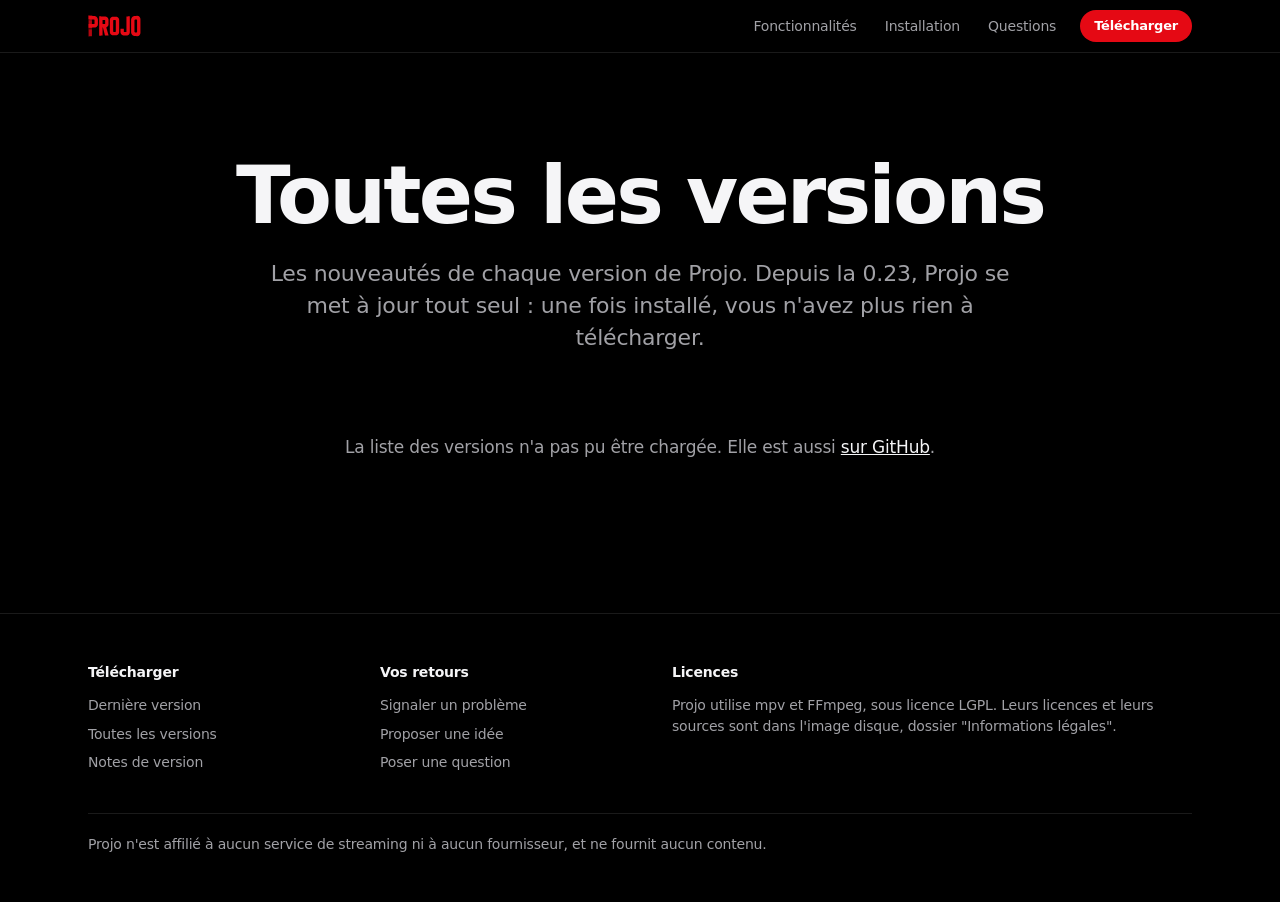
<file: versions.html>
<!doctype html>
<html lang="fr">
<head>
  <meta charset="utf-8">
  <meta name="viewport" content="width=device-width, initial-scale=1, viewport-fit=cover">
  <meta http-equiv="Content-Security-Policy" content="default-src 'self'; script-src 'self'; style-src 'self'; img-src 'self' data:; connect-src https://api.github.com; font-src 'self'; object-src 'none'; base-uri 'self'; form-action 'none'">
  <meta name="referrer" content="strict-origin-when-cross-origin">
  <title>Projo - Toutes les versions</title>
  <meta name="description" content="Toutes les versions de Projo, lecteur IPTV pour Mac, avec leurs notes de version et leurs images disque.">
  <meta name="theme-color" content="#000000">
  <meta name="color-scheme" content="dark">

  <link rel="icon" href="assets/img/projo-icon.svg" type="image/svg+xml">
  <link rel="icon" href="assets/img/favicon-32.png" type="image/png" sizes="32x32">
  <link rel="apple-touch-icon" href="assets/img/apple-touch-icon.png">

  <meta property="og:type" content="website">
  <meta property="og:locale" content="fr_FR">
  <meta property="og:site_name" content="Projo">
  <meta property="og:title" content="Projo - Toutes les versions">
  <meta property="og:description" content="Votre abonnement IPTV, version cinéma. Films, séries et chaînes rangés comme une plateforme de streaming.">
  <meta property="og:url" content="https://feltrincyril.github.io/projo-releases/versions.html">
  <meta property="og:image" content="https://feltrincyril.github.io/projo-releases/assets/img/og-image.png">
  <meta property="og:image:width" content="1200">
  <meta property="og:image:height" content="630">
  <meta property="og:image:alt" content="Logo Projo sur fond noir, avec la phrase : Votre abonnement IPTV, version cinéma.">
  <meta name="twitter:card" content="summary_large_image">

  <link rel="stylesheet" href="assets/css/site.css?v=20261125">
  <script src="assets/js/site.js?v=20261125" defer></script>
  <script src="assets/js/versions.js?v=20261125" defer></script>
</head>
<body>
  <a class="skip" href="#contenu">Aller au contenu</a>

  <header class="nav" id="haut">
    <div class="nav-inner">
      <a class="nav-brand" href="./" aria-label="Projo, accueil">
        <img src="assets/img/projo-wordmark.svg" alt="" width="67" height="28">
      </a>
      <nav aria-label="Sections">
        <ul class="nav-links">
          <li><a href="./#fonctionnalites">Fonctionnalités</a></li>
          <li><a href="./#installation">Installation</a></li>
          <li><a href="./#questions">Questions</a></li>
        </ul>
      </nav>
      <a class="nav-cta js-download" href="https://github.com/FELTRINCyril/projo-releases/releases/latest">Télécharger</a>
    </div>
  </header>

  <main id="contenu">
    <section class="page-head" aria-labelledby="titre-versions">
      <h1 id="titre-versions">Toutes les versions</h1>
      <p>Les nouveautés de chaque version de Projo. Depuis la 0.23, Projo se met à jour tout seul : une fois installé, vous n'avez plus rien à télécharger.</p>
    </section>

    <div class="releases js-releases">
      <p class="releases-status">Les versions sont aussi listées <a href="https://github.com/FELTRINCyril/projo-releases/releases">sur GitHub</a>.</p>
    </div>
  </main>

  <!-- ===== PIED DE PAGE ===== -->
  <footer class="footer">
    <div class="footer-inner">
      <div class="footer-cols">
        <div>
          <h2 class="footer-h">Télécharger</h2>
          <ul>
            <li><a class="js-download" href="https://github.com/FELTRINCyril/projo-releases/releases/latest">Dernière version</a></li>
            <li><a href="versions.html">Toutes les versions</a></li>
            <li><a class="js-notes" href="versions.html">Notes de version</a></li>
          </ul>
        </div>
        <div>
          <h2 class="footer-h">Vos retours</h2>
          <ul>
            <li><a data-issue="probleme" href="https://github.com/FELTRINCyril/projo-releases/issues/new?template=probleme.yml">Signaler un problème</a></li>
            <li><a data-issue="idee" href="https://github.com/FELTRINCyril/projo-releases/issues/new?template=idee.yml">Proposer une idée</a></li>
            <li><a data-issue="question" href="https://github.com/FELTRINCyril/projo-releases/issues/new?template=question.yml">Poser une question</a></li>
          </ul>
        </div>
        <div class="footer-legal">
          <h2 class="footer-h">Licences</h2>
          <p>Projo utilise mpv et FFmpeg, sous licence LGPL. Leurs licences et leurs sources sont dans l'image disque, dossier "Informations légales".</p>
        </div>
      </div>
      <p class="footer-note">Projo n'est affilié à aucun service de streaming ni à aucun fournisseur, et ne fournit aucun contenu.</p>
    </div>
  </footer>
</body>
</html>
</file>
<file: assets/css/site.css>
/* Projo site. Dark only: the black stage is part of Projo's identity.
   Red #E50914 / #B1060F come from docs/brand/projo-icon.svg. Red on black is
   3.5:1, so it is used for buttons (white text, 5.9:1), icons and large type,
   never for small text. */

:root {
  --black: #000;
  --surface: #141414;
  --surface-2: #1d1d1f;
  --line: rgba(255, 255, 255, 0.1);
  --text: #f5f5f7;
  --text-2: #a1a1a6;
  --red: #e50914;
  --red-dark: #b1060f;
  --red-glow: rgba(229, 9, 20, 0.35);
  --radius-l: 28px;
  --radius-m: 18px;
  --gutter: clamp(20px, 5vw, 48px);
  --max: 1200px;
  --font: -apple-system, BlinkMacSystemFont, "SF Pro Text", "SF Pro Display", system-ui, "Segoe UI", Roboto, "Helvetica Neue", Arial, sans-serif;
  color-scheme: dark;
}

*, *::before, *::after { box-sizing: border-box; }
/* hidden must win over the display of our own classes (.fb-form is a grid). */
[hidden] { display: none !important; }

html {
  -webkit-text-size-adjust: 100%;
  text-size-adjust: 100%;
  scroll-behavior: smooth;
  scroll-padding-top: 72px;
}

body {
  margin: 0;
  background: var(--black);
  color: var(--text);
  font-family: var(--font);
  font-size: 19px;
  line-height: 1.47;
  letter-spacing: -0.01em;
  -webkit-font-smoothing: antialiased;
  overflow-x: hidden;
}
@supports (overflow: clip) { body { overflow-x: clip; } }

img, svg { display: block; max-width: 100%; }
a { color: inherit; }
h1, h2, h3, p, ul, ol, figure { margin: 0; }
ul, ol { padding: 0; list-style: none; }

:focus-visible {
  outline: 3px solid #fff;
  outline-offset: 3px;
  border-radius: 6px;
}

.skip {
  position: absolute;
  left: 16px;
  top: -60px;
  z-index: 100;
  padding: 10px 16px;
  background: #fff;
  color: #000;
  border-radius: 10px;
  font-weight: 600;
  text-decoration: none;
}
.skip:focus { top: 12px; }

/* ===== NAV ============================================================ */

.nav {
  position: sticky;
  top: 0;
  z-index: 50;
  background: rgba(0, 0, 0, 0.72);
  -webkit-backdrop-filter: saturate(180%) blur(20px);
  backdrop-filter: saturate(180%) blur(20px);
  border-bottom: 1px solid var(--line);
}
.nav-inner {
  max-width: var(--max);
  margin: 0 auto;
  padding: 0 var(--gutter);
  height: 52px;
  display: flex;
  align-items: center;
  gap: 24px;
}
.nav-brand { display: block; flex: none; }
.nav-brand img { height: 22px; width: auto; }
.nav nav { margin-left: auto; }
.nav-links { display: flex; gap: 28px; font-size: 14px; }
.nav-links a {
  color: var(--text-2);
  text-decoration: none;
  transition: color 0.2s;
}
.nav-links a:hover { color: var(--text); }
.nav-cta {
  flex: none;
  font-size: 13px;
  font-weight: 600;
  text-decoration: none;
  background: var(--red);
  color: #fff;
  padding: 6px 14px;
  border-radius: 999px;
}
.nav-cta:hover { background: #f6121e; }

@media (max-width: 640px) {
  .nav nav { display: none; }
  .nav-cta { margin-left: auto; }
}

/* ===== BUTTONS ========================================================= */

.btn {
  display: inline-flex;
  align-items: center;
  gap: 10px;
  font-size: 19px;
  font-weight: 600;
  text-decoration: none;
  border-radius: 999px;
  padding: 15px 30px 15px 24px;
  transition: background-color 0.2s, transform 0.2s;
}
.btn-primary { background: var(--red); color: #fff; }
.btn-primary:hover { background: #f6121e; }
.btn-primary:active { transform: scale(0.98); }
.btn-icon {
  width: 22px;
  height: 22px;
  fill: none;
  stroke: currentColor;
  stroke-width: 2.2;
  stroke-linecap: round;
  stroke-linejoin: round;
}

.download {
  display: flex;
  flex-direction: column;
  align-items: center;
  gap: 6px;
  margin-top: 40px;
}
.download-meta {
  margin-top: 10px;
  font-size: 15px;
  color: var(--text);
  min-height: 1.47em;
}
.download-req { font-size: 14px; color: var(--text-2); }
.platform-note {
  margin-top: 10px;
  max-width: 30em;
  font-size: 14px;
  color: var(--text-2);
  text-align: center;
}

/* ===== HERO ============================================================ */

.hero {
  text-align: center;
  padding: clamp(56px, 7vw, 96px) var(--gutter) 0;
  max-width: 980px;
  margin: 0 auto;
}
.hero-icon {
  width: clamp(72px, 9vw, 96px);
  height: auto;
  margin: 0 auto 28px;
  filter: drop-shadow(0 10px 30px rgba(229, 9, 20, 0.25));
}
.hero h1 {
  font-size: clamp(42px, 7.6vw, 92px);
  line-height: 1.02;
  font-weight: 700;
  letter-spacing: -0.035em;
  text-wrap: balance;
}
.hero-sub {
  margin: 24px auto 0;
  max-width: 34em;
  font-size: clamp(19px, 2.1vw, 24px);
  line-height: 1.38;
  color: var(--text-2);
  text-wrap: pretty;
}

/* ===== SHOWCASE (app mockup) ========================================== */

.showcase {
  position: relative;
  max-width: 1180px;
  margin: clamp(48px, 5vw, 64px) auto 0;
  padding: 0 var(--gutter);
}
/* The projector light: one soft red spill under the window. */
.glow {
  position: absolute;
  left: 0;
  right: 0;
  top: 8%;
  height: 90%;
  background: radial-gradient(ellipse 50% 50% at 50% 55%, var(--red-glow), transparent 70%);
  filter: blur(40px);
  pointer-events: none;
}
.window {
  position: relative;
  aspect-ratio: 16 / 10;
  border-radius: clamp(10px, 1.4vw, 16px);
  overflow: hidden;
  background: var(--surface);
  border: 1px solid rgba(255, 255, 255, 0.14);
  box-shadow: 0 40px 120px -20px rgba(0, 0, 0, 0.9), 0 0 0 1px rgba(0, 0, 0, 0.6);
  container-type: inline-size;
  transform-origin: 50% 50%;
}
.window > picture img { width: 100%; height: 100%; object-fit: cover; }
.showcase-note {
  margin-top: 20px;
  text-align: center;
  font-size: 13px;
  color: var(--text-2);
}

/* Scroll tilt, both ways: looks up while entering from the bottom, straight
   around the middle of the screen, looks down while leaving at the top.
   CSS scroll-driven where supported, JS sets --tilt (1 to -1) elsewhere. */
@media (prefers-reduced-motion: no-preference) {
  .window {
    transform: perspective(2000px) rotateX(calc(var(--tilt, 0) * 22deg)) scale(calc(1 - var(--tilt-abs, 0) * 0.08));
  }
  @supports (animation-timeline: view()) {
    .window {
      transform: none;
      animation: tilt-both linear both;
      animation-timeline: view();
      animation-range: cover 0% cover 100%;
    }
    @keyframes tilt-both {
      0% { transform: perspective(2000px) rotateX(22deg) scale(0.92); }
      40%, 60% { transform: perspective(2000px) rotateX(0deg) scale(1); }
      100% { transform: perspective(2000px) rotateX(-22deg) scale(0.92); }
    }
  }
}

/* Everything inside the mockup is sized in em, and 1em = 1/80 of the window
   width, so the whole interface scales as one picture at every size. */
.win-bar {
  position: absolute;
  z-index: 3;
  top: 1.1cqw;
  left: 1.2cqw;
  display: flex;
  gap: 0.65cqw;
}
.win-bar i {
  width: 0.95cqw;
  height: 0.95cqw;
  border-radius: 50%;
  background: #ff5f57;
}
.win-bar i:nth-child(2) { background: #febc2e; }
.win-bar i:nth-child(3) { background: #28c840; }

.app {
  position: absolute;
  inset: 0;
  font-size: 10px;
  font-size: 1.25cqw;
  line-height: 1.3;
  letter-spacing: 0;
  color: #fff;
  background: #0b0b0b;
}
.app-top {
  position: absolute;
  z-index: 2;
  left: 0;
  right: 0;
  top: 0;
  display: flex;
  align-items: center;
  gap: 1.6em;
  padding: 2.2em 3em 0 7.5em;
  font-size: 0.95em;
}
.app-logo { width: auto; height: 1.6em; margin-right: 1em; }
.app-tab { color: rgba(255, 255, 255, 0.72); }
.app-tab.is-active { color: #fff; font-weight: 600; }
.app-search { margin-left: auto; width: 1.4em; }
.app-search svg { width: 100%; fill: none; stroke: #fff; stroke-width: 2.2; stroke-linecap: round; }

.app-hero {
  position: relative;
  height: 58%;
}
.app-hero-art {
  position: absolute;
  inset: 0;
  /* A fictional poster: dusk sea, low sun, lighthouse beam. */
  background:
    linear-gradient(90deg, rgba(11, 11, 11, 0.95) 0%, rgba(11, 11, 11, 0.55) 34%, transparent 62%),
    linear-gradient(0deg, #0b0b0b 0%, transparent 28%),
    radial-gradient(circle at 70% 52%, #ffd29a 0 3.2%, rgba(255, 150, 80, 0.75) 3.4%, transparent 20%),
    linear-gradient(176deg, transparent 58%, rgba(255, 238, 200, 0.25) 58.3% 59%, transparent 59.4%),
    linear-gradient(180deg, #1a2347 0%, #5b3a6b 28%, #d3664a 50%, #f0a35c 54.4%, #1b3550 54.6%, #0f2236 72%, #0b1724 100%);
}
.app-hero-art::after {
  /* the lighthouse */
  content: "";
  position: absolute;
  right: 17%;
  bottom: 38%;
  width: 1.4%;
  height: 22%;
  background: linear-gradient(180deg, #2a1c22 0 14%, #f2e6d8 14% 30%, #2a1c22 30% 46%, #f2e6d8 46% 62%, #2a1c22 62%);
  clip-path: polygon(30% 0, 70% 0, 100% 100%, 0 100%);
}
.app-hero-text {
  position: absolute;
  left: 3em;
  bottom: 9%;
  width: 34em;
}
.app-kind {
  display: flex;
  align-items: center;
  gap: 0.5em;
  font-size: 1em;
  font-weight: 600;
  letter-spacing: 0.04em;
  color: rgba(255, 255, 255, 0.85);
}
.app-mark {
  width: 0.85em;
  height: 1.3em;
  background: var(--red);
  clip-path: polygon(0 0, 100% 0, 100% 45%, 40% 45%, 40% 100%, 0 100%);
}
.app-title {
  margin-top: 0.25em;
  font-size: 3.6em;
  line-height: 1;
  font-weight: 800;
  letter-spacing: -0.03em;
}
.app-meta {
  margin-top: 0.7em;
  display: flex;
  gap: 1.1em;
  font-size: 1em;
  color: rgba(255, 255, 255, 0.75);
}
.app-desc {
  margin-top: 0.6em;
  font-size: 1.05em;
  color: rgba(255, 255, 255, 0.85);
  max-width: 30em;
}
.app-actions { display: flex; gap: 0.8em; margin-top: 1.3em; }
.app-btn {
  font-weight: 700;
  padding: 0.6em 1.6em;
  border-radius: 0.35em;
}
.app-btn-play { background: #fff; color: #000; }
.app-btn-info { background: rgba(109, 109, 110, 0.7); }

.app-row { padding: 1.2em 0 0 3em; }
.app-row-title { font-size: 1.2em; font-weight: 700; margin-bottom: 0.6em; }
.app-wides, .app-posters { display: flex; gap: 0.6em; }

.wide {
  position: relative;
  flex: none;
  width: 17.5em;
  aspect-ratio: 16 / 9;
  border-radius: 0.4em;
  overflow: hidden;
  display: flex;
  flex-direction: column;
  justify-content: flex-end;
  padding: 0 0.8em 1.1em;
}
.wide b { font-size: 1.05em; position: relative; }
.wide em { font-style: normal; font-size: 0.85em; color: rgba(255, 255, 255, 0.75); position: relative; }
.wide::before {
  content: "";
  position: absolute;
  inset: 0;
  background: linear-gradient(0deg, rgba(0, 0, 0, 0.85), transparent 65%);
}
.wide i {
  position: absolute;
  left: 0.8em;
  right: 0.8em;
  bottom: 0.5em;
  height: 0.22em;
  background: rgba(255, 255, 255, 0.3);
  border-radius: 1em;
}
.wide i::after {
  content: "";
  position: absolute;
  inset: 0;
  background: var(--red);
  border-radius: inherit;
  transform-origin: left;
  transform: scaleX(var(--p, 0.5));
}
.w1 { background: radial-gradient(circle at 75% 35%, #4ad0c7 0 8%, transparent 9%), linear-gradient(135deg, #0d3b4f, #102a2f 60%, #07151a); }
.w2 { background: repeating-linear-gradient(90deg, #3b2b1e 0 6%, #2a1f16 6% 12%), linear-gradient(#5a3b22, #1e140d); background-blend-mode: overlay; }
.w3 { background: linear-gradient(160deg, #dfe9f2 0 30%, #8fa7bf 30% 46%, #304a66 46% 70%, #142234); }
.w4 { background: radial-gradient(ellipse at 50% 120%, #f6f1e3 0 30%, transparent 31%), linear-gradient(#6b8fa3, #2e4b5c); }

.poster {
  position: relative;
  flex: none;
  width: 9.6em;
  aspect-ratio: 2 / 3;
  border-radius: 0.4em;
  overflow: hidden;
  display: flex;
  align-items: flex-end;
  padding: 0.8em;
}
.poster b {
  position: relative;
  font-size: 1.05em;
  line-height: 1.05;
  font-weight: 800;
  letter-spacing: -0.01em;
  text-wrap: balance;
}
.p1 { background: radial-gradient(circle at 50% 38%, #fff3c4 0 16%, #f2b84b 17% 26%, transparent 27%), linear-gradient(#f7d58b, #c46b3a 60%, #3d1d18); }
.p2 { background: linear-gradient(200deg, transparent 40%, #fff 40.5% 41.5%, transparent 42%), linear-gradient(#2c2f5e, #121330 70%, #050510); }
.p3 { background: linear-gradient(0deg, #0f2a3a 0 30%, transparent 30%), radial-gradient(circle at 30% 30%, #ff6a3d 0 12%, transparent 13%), linear-gradient(#e7d7c2, #c8b49a); }
.p3 b { color: #fff; }
.p4 { background: radial-gradient(ellipse at 50% 70%, #9fd3d0 0 22%, transparent 23%), linear-gradient(#1f4d4a, #0b2423); }
.p5 { background: conic-gradient(from 200deg at 50% 40%, #e50914, #2b0306 25%, #000 50%, #2b0306 75%, #e50914); }
.p6 { background: repeating-linear-gradient(0deg, #5f6b3a 0 8%, #4b552d 8% 16%), linear-gradient(#a0a35a, #2f3519); background-blend-mode: multiply; }
.p7 { background: linear-gradient(#cfd8de, #8d9ea9 55%, #44525c 55.5%, #1d262c); }
.p7 b { color: #0b0b0b; }
.poster::before {
  content: "";
  position: absolute;
  inset: 0;
  background: linear-gradient(0deg, rgba(0, 0, 0, 0.55), transparent 45%);
}
.p7::before { background: none; }

/* ===== SECTIONS ======================================================== */

.section-head {
  max-width: 820px;
  margin: 0 auto;
  text-align: center;
}
.section-head .line { display: inline-block; }
.nw { white-space: nowrap; }
.section-head h2 {
  font-size: clamp(34px, 5.4vw, 64px);
  line-height: 1.05;
  font-weight: 700;
  letter-spacing: -0.03em;
  text-wrap: balance;
}
.section-head p {
  margin: 20px auto 0;
  max-width: 34em;
  font-size: clamp(19px, 2vw, 22px);
  color: var(--text-2);
  text-wrap: pretty;
}

.features, .install, .faq {
  padding: clamp(96px, 14vw, 180px) var(--gutter) 0;
}

/* ===== FEATURES ======================================================== */

.tiles {
  max-width: var(--max);
  margin: clamp(48px, 7vw, 88px) auto 0;
  display: grid;
  grid-template-columns: repeat(6, 1fr);
  gap: 20px;
}
.tile {
  position: relative;
  background: var(--surface);
  border-radius: var(--radius-l);
  padding: clamp(28px, 3.4vw, 44px);
  overflow: hidden;
  display: flex;
  flex-direction: column;
  gap: 28px;
  grid-column: span 2;
}
.tile h3 {
  font-size: clamp(22px, 2.2vw, 28px);
  line-height: 1.15;
  font-weight: 700;
  letter-spacing: -0.02em;
}
.tile p { margin-top: 10px; font-size: 17px; color: var(--text-2); }
.tile-icon {
  width: 34px;
  height: 34px;
  margin-bottom: 18px;
  fill: none;
  stroke: var(--red);
  stroke-width: 1.8;
  stroke-linecap: round;
  stroke-linejoin: round;
}
/* Rows of 6 columns: player 4 + search 2 / list, follow, offline 2 + 2 + 2 /
   TV 4 + details 2 / updates 3 + catalogue 3. */
.tile-player, .tile-tv { grid-column: span 4; }
.tile-half { grid-column: span 3; }
.tile-plain { gap: 0; }
.tile-plain p { margin-top: 10px; }
.vis { margin-top: auto; }

/* Player visual */
.vis-player { display: flex; flex-direction: column; gap: 18px; }
.vp-screen {
  position: relative;
  aspect-ratio: 16 / 7;
  border-radius: var(--radius-m);
  overflow: hidden;
  /* fictional frame: dusk over hills */
  background:
    linear-gradient(0deg, rgba(0, 0, 0, 0.85), transparent 50%),
    radial-gradient(ellipse 55% 38% at 22% 100%, #0c1820 0 99%, transparent 100%),
    radial-gradient(ellipse 70% 48% at 82% 100%, #142833 0 99%, transparent 100%),
    radial-gradient(circle at 64% 40%, #ffe6b8 0 3.5%, rgba(255, 170, 90, 0.45) 4%, transparent 24%),
    linear-gradient(180deg, #24365e 0%, #8c5378 48%, #e48f5c 78%, #f4b46a 100%);
}
.vp-skip {
  position: absolute;
  right: 5%;
  bottom: 34%;
  font-size: 14px;
  font-weight: 600;
  padding: 8px 16px;
  border-radius: 8px;
  background: rgba(30, 30, 30, 0.6);
  border: 1px solid rgba(255, 255, 255, 0.5);
  -webkit-backdrop-filter: blur(10px);
  backdrop-filter: blur(10px);
}
.vp-bar {
  position: absolute;
  left: 5%;
  right: 5%;
  bottom: 22%;
  height: 4px;
  border-radius: 4px;
  background: rgba(255, 255, 255, 0.3);
}
.vp-bar i {
  position: absolute;
  inset: 0;
  border-radius: inherit;
  background: var(--red);
  transform-origin: left;
  transform: scaleX(0.36);
}
.vp-bar i::after {
  content: "";
  position: absolute;
  right: -7px;
  top: -5px;
  width: 14px;
  height: 14px;
  border-radius: 50%;
  background: var(--red);
  transform: scaleX(2.78);
}
.vp-controls {
  position: absolute;
  left: 5%;
  bottom: 6%;
  display: flex;
  align-items: center;
  gap: 14px;
  font-size: 14px;
  color: rgba(255, 255, 255, 0.85);
}
.vp-controls svg { width: 22px; fill: #fff; }
.vp-chips { display: flex; flex-wrap: wrap; gap: 8px; }
.chip {
  font-size: 14px;
  padding: 7px 14px;
  border-radius: 999px;
  background: var(--surface-2);
  border: 1px solid var(--line);
  color: var(--text);
}
.chip-on { border-color: rgba(229, 9, 20, 0.7); box-shadow: inset 0 0 0 1px rgba(229, 9, 20, 0.4); }

/* Search visual */
.vis-search { font-size: 15px; }
.vs-field {
  display: flex;
  align-items: center;
  gap: 10px;
  padding: 11px 14px;
  border-radius: 12px;
  background: var(--surface-2);
  border: 1px solid var(--line);
}
.vs-field svg { width: 18px; fill: none; stroke: var(--text-2); stroke-width: 2.2; stroke-linecap: round; }
.vs-typed::after {
  content: "";
  display: inline-block;
  width: 2px;
  height: 1.1em;
  margin-left: 2px;
  vertical-align: -0.2em;
  background: var(--red);
}
.vs-results { margin-top: 12px; display: grid; gap: 4px; }
.vs-results li {
  display: flex;
  align-items: center;
  gap: 12px;
  padding: 6px;
  border-radius: 10px;
}
.vs-results li:first-child { background: rgba(255, 255, 255, 0.06); }
.vs-results em { margin-left: auto; font-style: normal; font-size: 13px; color: var(--text-2); }
.vs-thumb { flex: none; width: 36px; height: 36px; border-radius: 8px; }
.t1 { background: linear-gradient(180deg, #5b3a6b, #d3664a 55%, #1b3550 56%); }
.t2 { background: linear-gradient(#9fd3d0, #1f4d4a); }
.t3 { background: linear-gradient(#1d5a7a, #0b2a3c); }

/* Progress visual */
.vis-progress { display: grid; grid-template-columns: repeat(3, 1fr); gap: 10px; }
.vpr { display: flex; flex-direction: column; gap: 8px; }
.vpr-art { aspect-ratio: 2 / 3; border-radius: 10px; }
.a1 { background: radial-gradient(circle at 50% 38%, #fff3c4 0 16%, #f2b84b 17% 26%, transparent 27%), linear-gradient(#f7d58b, #c46b3a 60%, #3d1d18); }
.a2 { background: linear-gradient(200deg, transparent 40%, #fff 40.5% 41.5%, transparent 42%), linear-gradient(#2c2f5e, #121330 70%, #050510); }
.a3 { background: radial-gradient(ellipse at 50% 70%, #9fd3d0 0 22%, transparent 23%), linear-gradient(#1f4d4a, #0b2423); }
.vpr i {
  position: relative;
  height: 4px;
  border-radius: 4px;
  background: rgba(255, 255, 255, 0.2);
}
.vpr i::after {
  content: "";
  position: absolute;
  inset: 0;
  border-radius: inherit;
  background: var(--red);
  transform-origin: left;
  transform: scaleX(var(--p, 0.5));
}

.pg-18 { --p: 0.18; } .pg-30 { --p: 0.3; } .pg-35 { --p: 0.35; } .pg-62 { --p: 0.62; }
.pg-70 { --p: 0.7; } .pg-80 { --p: 0.8; } .pg-90 { --p: 0.9; }

/* Followed series visual */
.vis-follow { position: relative; padding-top: 6px; }
.vf-note {
  position: relative;
  z-index: 1;
  display: flex;
  gap: 12px;
  align-items: flex-start;
  padding: 12px 14px;
  border-radius: 16px;
  background: rgba(58, 58, 60, 0.85);
  -webkit-backdrop-filter: blur(16px);
  backdrop-filter: blur(16px);
  box-shadow: 0 12px 30px rgba(0, 0, 0, 0.5);
}
.vf-note img { flex: none; width: 28px; height: 28px; }
.vf-note p { margin: 0; font-size: 14px; line-height: 1.35; color: var(--text); }
.vf-note b { display: block; }
.vf-card {
  margin: -14px 16px 0;
  aspect-ratio: 16 / 7;
  border-radius: 12px;
  background: radial-gradient(circle at 75% 35%, #4ad0c7 0 8%, transparent 9%), linear-gradient(135deg, #0d3b4f, #102a2f 60%, #07151a);
  position: relative;
}
.vf-badge {
  position: absolute;
  left: 12px;
  bottom: 12px;
  font-size: 12px;
  font-weight: 700;
  padding: 4px 8px;
  border-radius: 4px;
  background: var(--red);
  color: #fff;
}

/* Download visual */
.vis-dl { display: grid; gap: 10px; }
.dl-item {
  display: flex;
  align-items: center;
  gap: 14px;
  padding: 10px 12px;
  border-radius: 14px;
  background: var(--surface-2);
}
.ring { width: 40px; height: 40px; flex: none; transform: rotate(-90deg); }
.ring-done { transform: none; }
.ring.ring-done circle { fill: var(--red); stroke: none; }
.ring-done path { fill: none; stroke: #fff; stroke-width: 3; stroke-linecap: round; stroke-linejoin: round; }
.ring circle { fill: none; stroke-width: 4; }
.ring-bg { stroke: rgba(255, 255, 255, 0.15); }
.ring-fg {
  stroke: var(--red);
  stroke-linecap: round;
  stroke-dasharray: 100;
  stroke-dashoffset: 28;
}
.dl-lines { display: flex; flex-direction: column; font-size: 15px; }
.dl-lines span + span { font-size: 13px; color: var(--text-2); }

/* EPG visual */
.vis-epg {
  position: relative;
  display: grid;
  grid-template-columns: minmax(0, 1fr);
  gap: 8px;
  font-size: 14px;
}
.epg-row { display: flex; gap: 6px; }
.epg-ch {
  flex: none;
  width: 104px;
  padding: 10px 0;
  font-weight: 600;
}
.epg-p {
  flex: var(--w, 3) 1 0;
  min-width: 0;
  padding: 10px 12px;
  border-radius: 10px;
  background: var(--surface-2);
  color: var(--text-2);
  white-space: nowrap;
  overflow: hidden;
  text-overflow: clip;
}
.epg-p.is-now { background: #2a2a2d; color: var(--text); }
.ew2 { --w: 2; } .ew3 { --w: 3; } .ew4 { --w: 4; } .ew5 { --w: 5; }
.epg-now {
  position: absolute;
  top: -6px;
  bottom: -6px;
  left: calc(110px + 18%);
  width: 2px;
  background: var(--red);
  border-radius: 2px;
}

/* Details visual */
.vis-fiche { display: flex; gap: 16px; align-items: center; padding-top: 28px; }
.vfi-art {
  flex: none;
  width: 76px;
  aspect-ratio: 2 / 3;
  border-radius: 10px;
  background: linear-gradient(160deg, #dfe9f2 0 30%, #8fa7bf 30% 46%, #304a66 46% 70%, #142234);
}
.vfi-text { display: flex; flex-direction: column; align-items: flex-start; gap: 6px; min-width: 0; }
.vfi-text b { font-size: 17px; }
.vfi-text em { font-style: normal; font-size: 13px; color: var(--text-2); }
.vfi-cast { display: flex; }
.vfi-cast i {
  width: 26px;
  height: 26px;
  border-radius: 50%;
  border: 2px solid var(--surface);
  background: linear-gradient(#6d6d72, #3a3a3d);
}
.vfi-cast i + i { margin-left: -8px; }
.vfi-cast i:nth-child(2) { background: linear-gradient(#8a6d5a, #4a3a30); }
.vfi-cast i:nth-child(3) { background: linear-gradient(#5a6d8a, #2f3a4a); }
.vfi-text .chip { font-size: 12px; padding: 4px 10px; }

/* Coming soon */
.soon {
  max-width: var(--max);
  margin: 20px auto 0;
  padding: clamp(28px, 3.4vw, 44px);
  border-radius: var(--radius-l);
  border: 1px dashed rgba(255, 255, 255, 0.22);
}
.soon-title {
  font-size: clamp(22px, 2.2vw, 28px);
  font-weight: 700;
  letter-spacing: -0.02em;
}
.soon-list {
  margin-top: 24px;
  display: grid;
  grid-template-columns: repeat(3, 1fr);
  gap: 28px;
}
.soon-list li { display: flex; gap: 14px; align-items: flex-start; }
.soon-list svg {
  flex: none;
  width: 30px;
  height: 30px;
  fill: none;
  stroke: var(--text-2);
  stroke-width: 1.7;
  stroke-linecap: round;
  stroke-linejoin: round;
}
.soon-list span { font-size: 16px; color: var(--text-2); }
.soon-list b { display: block; color: var(--text); font-size: 18px; }

@media (max-width: 1000px) {
  .tiles { grid-template-columns: repeat(2, 1fr); }
  .tile, .tile-half { grid-column: span 1; }
  .tile-player, .tile-tv, .tile-last { grid-column: span 2; }
}
@media (max-width: 680px) {
  .tiles { grid-template-columns: 1fr; gap: 16px; }
  .tile, .tile-half, .tile-player, .tile-tv, .tile-last { grid-column: auto; }
  .soon-list { grid-template-columns: 1fr; gap: 20px; }
  /* Small screens: the channel and the programme on now, nothing truncated. */
  .epg-ch { width: 92px; }
  .epg-p:not(.is-now) { display: none; }
  .epg-now { left: calc(98px + 55%); }
}

/* ===== INSTALL ========================================================= */

.steps {
  max-width: var(--max);
  margin: clamp(48px, 7vw, 88px) auto 0;
  display: grid;
  grid-template-columns: repeat(3, 1fr);
  gap: 20px;
}
.step { text-align: center; }
.step-vis {
  height: 220px;
  border-radius: var(--radius-l);
  background: var(--surface);
  display: flex;
  align-items: center;
  justify-content: center;
  gap: 14px;
  margin-bottom: 28px;
  padding: 20px;
}
.step h3 {
  display: flex;
  align-items: center;
  justify-content: center;
  gap: 12px;
  font-size: clamp(24px, 2.4vw, 30px);
  font-weight: 700;
  letter-spacing: -0.02em;
}
.step-n {
  display: inline-grid;
  place-items: center;
  width: 34px;
  height: 34px;
  border-radius: 50%;
  border: 1.5px solid var(--text-2);
  font-size: 17px;
  font-weight: 600;
  color: var(--text);
}
.step p { margin: 10px auto 0; max-width: 20em; font-size: 17px; color: var(--text-2); }

.disk { width: 150px; }
.disk-body { fill: #d9d9de; }
.disk-hole { fill: #a7a7ad; }
.disk-center { fill: #d9d9de; }
.disk-arrow { fill: none; stroke: var(--red); stroke-width: 6; stroke-linecap: round; stroke-linejoin: round; }

.step-drag img { width: 64px; height: 64px; }
.drag-arrow { width: 54px; fill: none; stroke: var(--text-2); stroke-width: 2.2; stroke-linecap: round; stroke-linejoin: round; stroke-dasharray: 5 5; }
.folder { width: 76px; }
.folder path:first-child { fill: #3d8fe0; }
.folder-a { fill: none; stroke: #e5f1ff; stroke-width: 2.4; stroke-linecap: round; stroke-linejoin: round; }

.dialog {
  width: 220px;
  padding: 18px 16px 14px;
  border-radius: 14px;
  background: #2c2c2e;
  border: 1px solid rgba(255, 255, 255, 0.12);
  box-shadow: 0 18px 40px rgba(0, 0, 0, 0.6);
  text-align: center;
}
.dialog img { width: 34px; height: 34px; margin: 0 auto 8px; }
.dialog p { font-size: 12px; line-height: 1.35; color: var(--text); }
.dialog-btns { display: flex; gap: 8px; margin-top: 12px; }
.dialog-btns span {
  flex: 1;
  font-size: 12px;
  padding: 5px 0;
  border-radius: 7px;
  background: #48484a;
}
.dialog-btns .is-default { background: #0a7cff; color: #fff; font-weight: 600; }

.install-after {
  max-width: 34em;
  margin: 56px auto 0;
  text-align: center;
  font-size: clamp(19px, 2vw, 22px);
  color: var(--text-2);
  text-wrap: pretty;
}

@media (max-width: 860px) {
  .steps { grid-template-columns: 1fr; gap: 48px; max-width: 480px; }
}

/* ===== FAQ ============================================================= */

.accordion {
  max-width: 820px;
  margin: clamp(40px, 6vw, 72px) auto 0;
  border-top: 1px solid var(--line);
}
.qa { border-bottom: 1px solid var(--line); }
.qa h3 { font-size: inherit; font-weight: inherit; }
.qa button {
  width: 100%;
  display: flex;
  align-items: center;
  justify-content: space-between;
  gap: 24px;
  padding: 26px 4px;
  background: none;
  border: 0;
  color: var(--text);
  font: inherit;
  font-size: clamp(19px, 2vw, 24px);
  font-weight: 600;
  letter-spacing: -0.015em;
  text-align: left;
  cursor: pointer;
}
.qa button:hover { color: #fff; }
.qa-sign {
  position: relative;
  flex: none;
  width: 18px;
  height: 18px;
}
.qa-sign::before, .qa-sign::after {
  content: "";
  position: absolute;
  left: 0;
  top: 8px;
  width: 18px;
  height: 2px;
  border-radius: 2px;
  background: var(--text-2);
  transition: transform 0.3s ease;
}
.qa-sign::after { transform: rotate(90deg); }
.qa button[aria-expanded="true"] .qa-sign::after { transform: rotate(0deg); }
.qa-body { padding: 0 4px 28px; max-width: 40em; }
.qa-body p { font-size: 18px; color: var(--text-2); }
.qa-body p + p { margin-top: 12px; }
.qa-body a { color: var(--text); text-underline-offset: 3px; }
.js .qa-body[hidden] { display: none; }

/* ===== FINAL CTA ======================================================= */

.final {
  text-align: center;
  padding: clamp(112px, 16vw, 200px) var(--gutter) clamp(96px, 12vw, 160px);
}
.final img { width: 72px; height: 72px; margin: 0 auto 28px; }
.final h2 {
  font-size: clamp(38px, 6vw, 72px);
  line-height: 1.03;
  font-weight: 700;
  letter-spacing: -0.035em;
}

/* ===== FOOTER ========================================================== */

.footer { border-top: 1px solid var(--line); background: var(--black); }
.footer-inner {
  max-width: var(--max);
  margin: 0 auto;
  padding: 48px var(--gutter) calc(48px + env(safe-area-inset-bottom));
  font-size: 14px;
  color: var(--text-2);
}
.footer-cols {
  display: grid;
  grid-template-columns: 1fr 1fr 2fr;
  gap: 32px;
}
.footer-h { font-size: 14px; font-weight: 600; color: var(--text); margin-bottom: 12px; }
.footer ul { display: grid; gap: 8px; }
.footer a { color: var(--text-2); text-decoration: none; }
.footer a:hover { color: var(--text); text-decoration: underline; text-underline-offset: 3px; }
.footer-legal p { max-width: 36em; }
.footer-note {
  margin-top: 40px;
  padding-top: 20px;
  border-top: 1px solid var(--line);
}
@media (max-width: 680px) {
  .footer-cols { grid-template-columns: 1fr 1fr; }
  .footer-legal { grid-column: 1 / -1; }
}

/* ===== FEEDBACK FORM (dialog) ========================================== */

.fb {
  width: min(640px, calc(100vw - 32px));
  max-height: calc(100dvh - 32px);
  padding: 0;
  border: 1px solid rgba(255, 255, 255, 0.14);
  border-radius: var(--radius-l);
  background: var(--surface);
  color: var(--text);
  box-shadow: 0 40px 120px rgba(0, 0, 0, 0.8);
  overflow: auto;
  overscroll-behavior: contain;
}
.fb::backdrop { background: rgba(0, 0, 0, 0.72); -webkit-backdrop-filter: blur(8px); backdrop-filter: blur(8px); }
.fb-form { padding: clamp(24px, 4vw, 40px); display: grid; gap: 20px; }
.fb-head { display: flex; align-items: center; justify-content: space-between; gap: 16px; }
.fb-head h2 { font-size: clamp(24px, 3vw, 30px); font-weight: 700; letter-spacing: -0.02em; }
.fb-close {
  flex: none;
  position: relative;
  width: 36px;
  height: 36px;
  border: 0;
  border-radius: 50%;
  background: var(--surface-2);
  cursor: pointer;
}
.fb-close span::before, .fb-close span::after {
  content: "";
  position: absolute;
  left: 11px;
  top: 17px;
  width: 14px;
  height: 2px;
  border-radius: 2px;
  background: var(--text);
  transform: rotate(45deg);
}
.fb-close span::after { transform: rotate(-45deg); }
.fb-intro { font-size: 17px; color: var(--text-2); margin-top: -8px; }
.fb-warn {
  padding: 14px 16px;
  border-radius: 14px;
  background: rgba(229, 9, 20, 0.12);
  border: 1px solid rgba(229, 9, 20, 0.5);
  font-size: 15px;
  line-height: 1.45;
}
.fb-field { display: grid; gap: 6px; }
.fb-field label { font-size: 15px; font-weight: 600; }
.fb-hint { font-size: 13px; color: var(--text-2); margin-top: -2px; }
.fb-field input, .fb-field textarea, .fb-field select {
  width: 100%;
  font: inherit;
  font-size: 16px; /* 16 px: no zoom on focus in iOS Safari */
  color: var(--text);
  background: var(--black);
  border: 1px solid rgba(255, 255, 255, 0.2);
  border-radius: 12px;
  padding: 11px 14px;
  resize: vertical;
}
.fb-field input::placeholder, .fb-field textarea::placeholder { color: #6e6e73; }
.fb-field input:focus-visible, .fb-field textarea:focus-visible, .fb-field select:focus-visible { outline: 3px solid #fff; outline-offset: 1px; border-color: transparent; }
.fb-consent { display: flex; gap: 12px; align-items: flex-start; font-size: 15px; }
.fb-consent input { flex: none; width: 20px; height: 20px; margin: 1px 0 0; accent-color: var(--red); }
.fb-error {
  font-size: 15px;
  font-weight: 600;
  color: #ff6b6b;
}
.fb-foot { display: grid; gap: 16px; justify-items: start; }
.fb-note { font-size: 14px; color: var(--text-2); }
.fb-submit { font-size: 17px; padding: 12px 24px; }
button.btn { border: 0; cursor: pointer; font-family: inherit; }
.btn:disabled, .btn:disabled:hover {
  background: #3a3a3c;
  color: #8e8e93;
  cursor: not-allowed;
  transform: none;
}
.fb-why { font-size: 13px; color: var(--text-2); margin-top: -8px; }
.fb-ready { padding: clamp(24px, 4vw, 40px); display: grid; gap: 16px; }
.fb-ready h2 { font-size: clamp(24px, 3vw, 30px); font-weight: 700; letter-spacing: -0.02em; }
.fb-ready h2:focus { outline: none; }
.fb-ready p { font-size: 17px; color: var(--text-2); }
.fb-ready .fb-note { font-size: 14px; }
.fb-ready-actions { display: flex; flex-wrap: wrap; align-items: center; gap: 12px 20px; }
.fb-ready-actions .btn { font-size: 17px; padding: 12px 24px; }
.fb-link { background: none; border: 0; padding: 6px 0; font: inherit; font-size: 16px; color: var(--text); text-decoration: underline; text-underline-offset: 3px; cursor: pointer; }
.visually-hidden { position: absolute; width: 1px; height: 1px; margin: -1px; padding: 0; overflow: hidden; clip: rect(0 0 0 0); white-space: nowrap; border: 0; }

/* Native select with our own arrow (the system one is invisible on black). */
.fb-field select {
  -webkit-appearance: none;
  appearance: none;
  padding-right: 40px;
  background-image: url("data:image/svg+xml,%3Csvg xmlns='http://www.w3.org/2000/svg' viewBox='0 0 12 8'%3E%3Cpath d='M1 1.5 6 6.5 11 1.5' fill='none' stroke='%23a1a1a6' stroke-width='1.8' stroke-linecap='round' stroke-linejoin='round'/%3E%3C/svg%3E");
  background-repeat: no-repeat;
  background-position: right 14px center;
  background-size: 12px 8px;
  cursor: pointer;
}
.fb-field select:disabled { color: var(--text-2); cursor: progress; }
.fb-field select option, .fb-field select optgroup { background: #1d1d1f; color: var(--text); }

/* Mac / iPhone switch: two radio buttons drawn as a segmented control. */
.fb-device { border: 0; margin: 0; padding: 0; min-width: 0; display: grid; gap: 8px; }
.fb-device legend { padding: 0; margin-bottom: 8px; font-size: 15px; font-weight: 600; }
.fb-seg {
  display: inline-grid;
  grid-auto-flow: column;
  grid-auto-columns: 1fr;
  justify-self: start;
  min-width: 220px;
  padding: 3px;
  border-radius: 12px;
  background: var(--black);
  border: 1px solid rgba(255, 255, 255, 0.2);
}
.fb-seg input { position: absolute; opacity: 0; width: 1px; height: 1px; margin: 0; pointer-events: none; }
.fb-seg label {
  text-align: center;
  padding: 8px 18px;
  border-radius: 9px;
  font-size: 15px;
  font-weight: 600;
  color: var(--text-2);
  cursor: pointer;
  transition: background-color 0.2s, color 0.2s;
}
.fb-seg input:checked + label { background: var(--surface-2); color: var(--text); box-shadow: 0 1px 3px rgba(0, 0, 0, 0.5); }
.fb-seg input:focus-visible + label { outline: 3px solid #fff; outline-offset: 1px; }

/* ===== VERSIONS PAGE =================================================== */

.page-head {
  text-align: center;
  padding: clamp(56px, 8vw, 112px) var(--gutter) 0;
}
.page-head h1 {
  font-size: clamp(40px, 6.4vw, 80px);
  line-height: 1.03;
  font-weight: 700;
  letter-spacing: -0.035em;
}
.page-head p {
  margin: 20px auto 0;
  max-width: 34em;
  font-size: clamp(19px, 2vw, 22px);
  color: var(--text-2);
}
.releases {
  max-width: 820px;
  margin: clamp(48px, 7vw, 80px) auto 0;
  padding: 0 var(--gutter) clamp(96px, 12vw, 160px);
  display: grid;
  gap: 20px;
}
.release {
  background: var(--surface);
  border-radius: var(--radius-l);
  padding: clamp(28px, 4vw, 48px);
  scroll-margin-top: 72px;
}
.release:target { box-shadow: 0 0 0 2px var(--red); }
.release-head { display: flex; flex-wrap: wrap; align-items: baseline; gap: 8px 16px; }
.release-head h2 { font-size: clamp(28px, 3.4vw, 40px); font-weight: 700; letter-spacing: -0.025em; }
.release-tag {
  font-size: 13px;
  font-weight: 700;
  padding: 3px 10px;
  border-radius: 999px;
  background: var(--red);
  color: #fff;
}
.release-tag.is-old { background: var(--surface-2); color: var(--text-2); }
.release-date { width: 100%; font-size: 15px; color: var(--text-2); }
.release-notes { margin-top: 28px; font-size: 17px; line-height: 1.55; color: #d2d2d7; }
.release-notes h3 { margin: 28px 0 10px; font-size: 20px; color: var(--text); letter-spacing: -0.01em; }
.release-notes h3:first-child { margin-top: 0; }
.release-notes p + p { margin-top: 12px; }
.release-notes ul, .release-notes ol { display: grid; gap: 10px; padding-left: 1.3em; }
.release-notes ul { list-style: disc; }
.release-notes ol { list-style: decimal; }
.release-notes li::marker { color: var(--text-2); }
.release-notes code {
  font-family: ui-monospace, "SF Mono", Menlo, monospace;
  font-size: 0.88em;
  padding: 2px 6px;
  border-radius: 6px;
  background: var(--surface-2);
  overflow-wrap: anywhere;
}
.release-notes blockquote {
  margin: 0 0 16px;
  padding: 14px 18px;
  border-left: 3px solid var(--text-2);
  border-radius: 0 12px 12px 0;
  background: var(--surface-2);
}
.release-foot { margin-top: 32px; display: flex; flex-wrap: wrap; align-items: center; gap: 12px 20px; }
.release-foot .btn { font-size: 17px; padding: 12px 24px 12px 20px; }
.release-size { font-size: 15px; color: var(--text-2); }
.releases-status { text-align: center; font-size: 17px; color: var(--text-2); }
.releases-status a { color: var(--text); }

/* ===== REVEAL (JS adds .js on <html>, then .in on each element) ======== */
/* Only the small details inside the visuals move: bars fill, ring closes,
   the notification drops in. Without JS or with reduced motion, everything
   is shown in its final state. */

@media (prefers-reduced-motion: no-preference) {
  .js [data-reveal] .vpr i::after,
  .js [data-reveal] .vp-bar i { transition: transform 1.2s cubic-bezier(0.2, 0.7, 0.2, 1) 0.2s; }
  .js [data-reveal]:not(.in) .vpr i::after,
  .js [data-reveal]:not(.in) .vp-bar i { transform: scaleX(0); }

  .js [data-reveal] .ring-fg { transition: stroke-dashoffset 1.6s cubic-bezier(0.2, 0.7, 0.2, 1) 0.2s; }
  .js [data-reveal]:not(.in) .ring-fg { stroke-dashoffset: 100; }

  .js [data-reveal] .vf-note { transition: transform 0.7s cubic-bezier(0.2, 0.8, 0.2, 1) 0.3s, opacity 0.7s 0.3s; }
  .js [data-reveal]:not(.in) .vf-note { transform: translateY(-16px); opacity: 0; }

  .js [data-reveal] .epg-now { transition: left 1.4s cubic-bezier(0.2, 0.7, 0.2, 1) 0.2s; }
  .js [data-reveal]:not(.in) .epg-now { left: 110px; }
  @media (max-width: 680px) { .js [data-reveal]:not(.in) .epg-now { left: 98px; } }

  .js [data-reveal] .drag-arrow { animation: dash 1.2s linear infinite paused; }
  .js [data-reveal].in .drag-arrow { animation-play-state: running; }
  @keyframes dash { to { stroke-dashoffset: -20; } }

  .vs-typed::after { animation: caret 1.1s steps(1) infinite; }
  @keyframes caret { 50% { opacity: 0; } }
}

@media (prefers-reduced-motion: reduce) {
  html { scroll-behavior: auto; }
  *, *::before, *::after { animation: none !important; transition: none !important; }
}

/* ===== MAC / IPHONE SWITCH ============================================= */
/* Two views of the same page: the Mac one (the site as it was) and the
   iPhone one (built on the Harvie site's structure). site.js shows one,
   from ?app=, else from the device. Without JavaScript only the Mac view
   shows and the switch stays hidden. */

.switch { display: none; }
.js .switch {
  display: inline-flex;
  padding: 3px;
  border-radius: 999px;
  background: var(--surface-2);
  border: 1px solid var(--line);
}
.switch-opt {
  display: inline-flex;
  align-items: center;
  gap: 8px;
  text-decoration: none;
  color: var(--text-2);
  border-radius: 999px;
  transition: background-color 0.25s, color 0.25s;
}
.switch-opt:hover { color: var(--text); }
.switch-opt[aria-current="true"] { background: #f5f5f7; color: #000; }
.switch-opt svg { width: 20px; height: 20px; fill: none; stroke: currentColor; stroke-width: 1.8; stroke-linecap: round; stroke-linejoin: round; }

.switch-nav { flex: none; }
.switch-nav .switch-opt { font-size: 13px; font-weight: 600; padding: 4px 12px; }
.switch-wrap { display: flex; justify-content: center; padding: clamp(28px, 4vw, 44px) var(--gutter) 0; }
.switch-big .switch-opt { font-size: 16px; font-weight: 600; padding: 9px 22px 9px 18px; }

/* Under 640 px the nav keeps the brand, the switch and its button. */
@media (max-width: 640px) {
  .js .switch-nav { margin-left: auto; }
  .nav-cta { margin-left: 0; }
  .nav-inner { gap: 12px; }
}
/* The big switch already sits under the nav: the nav one appears once it
   has scrolled away (class set by site.js). */
.js .switch-nav { opacity: 0; visibility: hidden; transition: opacity 0.25s, visibility 0.25s; }
.js.switch-away .switch-nav { opacity: 1; visibility: visible; }

.view .hero { padding-top: clamp(32px, 4vw, 56px); }

.nav-soon { background: var(--surface-2); color: var(--text-2); cursor: default; }
.nav-soon:hover { background: var(--surface-2); }

.btn-soon {
  background: var(--surface-2);
  color: var(--text);
  border: 1px solid var(--line);
  cursor: default;
}
.download-req a, .soon-link { color: var(--text); text-underline-offset: 3px; }
.soon-link { display: block; margin-top: 6px; font-size: 15px; }

/* ===== IPHONE SHOWCASE (from the Harvie site) ========================== */

.stage {
  position: relative;
  display: flex;
  justify-content: center;
  align-items: center;
  gap: clamp(16px, 3vw, 44px);
  transform-origin: 50% 50%;
}
@media (prefers-reduced-motion: no-preference) {
  .stage {
    transform: perspective(2000px) rotateX(calc(var(--tilt, 0) * 18deg)) scale(calc(1 - var(--tilt-abs, 0) * 0.08));
  }
  @supports (animation-timeline: view()) {
    .stage {
      transform: none;
      animation: tilt-phones linear both;
      animation-timeline: view();
      animation-range: cover 0% cover 100%;
    }
    @keyframes tilt-phones {
      0% { transform: perspective(2000px) rotateX(18deg) scale(0.92); }
      40%, 60% { transform: perspective(2000px) rotateX(0deg) scale(1); }
      100% { transform: perspective(2000px) rotateX(-18deg) scale(0.92); }
    }
  }
}

/* An iPhone: the frame is sized from its width, everything inside in em,
   with 1em = 4.3 % of the phone width, so the screen scales as one picture. */
.phone {
  position: relative;
  flex: none;
  --w: clamp(170px, 22vw, 270px);
  width: var(--w);
  aspect-ratio: 71.9 / 150;
  padding: calc(var(--w) * 0.037);
  border-radius: 15% / 7.19%;
  background: linear-gradient(160deg, #3a3a3c, #1c1c1e 40%, #2c2c2e);
  box-shadow: 0 40px 100px -20px rgba(0, 0, 0, 0.9), inset 0 0 0 1px rgba(255, 255, 255, 0.16);
  container-type: inline-size;
}
.phone-main { --w: clamp(200px, 27vw, 330px); z-index: 1; }
.phone-side { opacity: 0.94; }
.scr {
  position: relative;
  height: 100%;
  overflow: hidden;
  border-radius: 12cqw;
  background: #000;
  color: #fff;
  font-size: 12px;
  font-size: 4.3cqw;
  line-height: 1.25;
  letter-spacing: 0;
}
.scr::before {
  /* Dynamic Island */
  content: "";
  position: absolute;
  z-index: 5;
  top: 0.55em;
  left: 50%;
  width: 7.2em;
  height: 2.05em;
  margin-left: -3.6em;
  border-radius: 1.1em;
  background: #000;
}
.sb {
  position: absolute;
  z-index: 4;
  top: 0.95em;
  left: 2.1em;
  font-size: 0.95em;
  font-weight: 600;
}
.sb::after {
  /* battery */
  content: "";
  position: absolute;
  top: 0.2em;
  left: 13.7em;
  width: 1.55em;
  height: 0.72em;
  border-radius: 0.22em;
  border: 0.09em solid rgba(255, 255, 255, 0.55);
  background: linear-gradient(90deg, #fff 70%, transparent 70%) content-box;
  padding: 0.07em;
}
@media (max-width: 680px) {
  .phone-side { display: none; }
  .phone-main { --w: min(300px, 72vw); }
}

/* Screen contents (fictional titles, same pictures as the Mac mockup). */
.pj-top {
  position: absolute;
  z-index: 3;
  left: 0;
  right: 0;
  top: 3.3em;
  display: flex;
  align-items: center;
  justify-content: space-between;
  padding: 0 1em;
}
.pj-top img { height: 1.5em; width: auto; }
.pj-top-icons { display: flex; gap: 1em; align-items: center; }
.pj-top-icons svg { width: 1.35em; height: 1.35em; fill: none; stroke: #fff; stroke-width: 2; stroke-linecap: round; stroke-linejoin: round; }
.pj-bell { position: relative; }
.pj-bell i {
  position: absolute;
  right: -0.45em;
  top: -0.35em;
  min-width: 1.05em;
  height: 1.05em;
  border-radius: 1em;
  background: var(--red);
  font-style: normal;
  font-size: 0.62em;
  font-weight: 700;
  display: grid;
  place-items: center;
}
.pj-home { position: absolute; inset: 0; padding: 5.7em 0 0 1em; }
.pj-cats { display: flex; gap: 0.45em; }
.pj-cats span { font-size: 0.72em; padding: 0.3em 0.85em; border-radius: 1em; border: 0.08em solid rgba(255, 255, 255, 0.45); }

.pj-feature {
  position: relative;
  margin: 0.8em 1em 0 0;
  aspect-ratio: 2 / 2.6;
  border-radius: 0.8em;
  overflow: hidden;
  display: flex;
  flex-direction: column;
  align-items: center;
  justify-content: flex-end;
  padding: 0 0.8em 0.9em;
  text-align: center;
  box-shadow: 0 0.6em 2em rgba(0, 0, 0, 0.6), inset 0 0 0 0.06em rgba(255, 255, 255, 0.12);
  background:
    linear-gradient(0deg, rgba(0, 0, 0, 0.9) 0%, transparent 45%),
    radial-gradient(circle at 62% 46%, #ffd29a 0 4%, rgba(255, 150, 80, 0.75) 4.3%, transparent 24%),
    linear-gradient(180deg, #1a2347 0%, #5b3a6b 26%, #d3664a 46%, #f0a35c 50%, #1b3550 50.3%, #0f2236 70%, #0b1724 100%);
}
.pj-feature-kind { display: flex; align-items: center; gap: 0.35em; font-size: 0.62em; font-weight: 600; letter-spacing: 0.05em; }
.pj-feature b { margin-top: 0.2em; font-size: 1.55em; font-weight: 800; letter-spacing: -0.03em; line-height: 1; }
.pj-feature em { margin-top: 0.35em; font-style: normal; font-size: 0.62em; color: rgba(255, 255, 255, 0.8); }
.pj-feature-btns { margin-top: 0.7em; display: flex; gap: 0.5em; width: 100%; }
.pj-mini { flex: 1; font-size: 0.72em; font-weight: 700; padding: 0.5em 0; border-radius: 0.35em; background: rgba(109, 109, 110, 0.7); }
.pj-mini-play { background: #fff; color: #000; }


.pj-row-title { display: flex; justify-content: space-between; align-items: baseline; padding-right: 1em; margin: 1em 0 0.45em; font-size: 0.85em; font-weight: 700; }
.pj-row-title span { font-size: 0.85em; font-weight: 500; color: rgba(255, 255, 255, 0.65); }
.pj-strip { display: flex; gap: 0.4em; }
.pj-card {
  position: relative;
  flex: none;
  width: 5.6em;
  aspect-ratio: 2 / 3;
  border-radius: 0.35em;
  overflow: hidden;
}
.pj-card > i {
  position: absolute;
  left: 0.4em;
  right: 0.4em;
  bottom: 0.4em;
  height: 0.18em;
  border-radius: 1em;
  background: rgba(255, 255, 255, 0.3);
}
.pj-card > i::after {
  content: "";
  position: absolute;
  inset: 0;
  border-radius: inherit;
  background: var(--red);
  transform-origin: left;
  transform: scaleX(var(--p, 0.5));
}
.pj-ring, .pj-done {
  position: absolute;
  right: 0.3em;
  bottom: 0.3em;
  width: 1.6em;
  height: 1.6em;
  border-radius: 50%;
  background: rgba(0, 0, 0, 0.6);
}
.pj-ring svg { width: 100%; height: 100%; transform: rotate(-90deg); }
.pj-ring circle { fill: none; stroke-width: 5; }
.pj-done { background: var(--red); }
.pj-done svg { width: 100%; height: 100%; fill: none; stroke: #fff; stroke-width: 2.6; stroke-linecap: round; stroke-linejoin: round; }

.pj-tabs {
  position: absolute;
  z-index: 4;
  left: 0.8em;
  right: 0.8em;
  bottom: 1.3em;
  display: flex;
  justify-content: space-around;
  padding: 0.45em 0.3em;
  border-radius: 2em;
  background: rgba(40, 40, 42, 0.82);
  -webkit-backdrop-filter: blur(12px);
  backdrop-filter: blur(12px);
  box-shadow: inset 0 0 0 0.06em rgba(255, 255, 255, 0.14);
}
.pj-tabs span {
  display: flex;
  flex-direction: column;
  align-items: center;
  gap: 0.15em;
  font-size: 0.52em;
  font-weight: 600;
  padding: 0.35em 0.7em;
  border-radius: 2em;
  color: rgba(255, 255, 255, 0.7);
}
.pj-tabs svg { width: 2.4em; height: 2.4em; fill: none; stroke: currentColor; stroke-width: 1.8; stroke-linecap: round; stroke-linejoin: round; }
.pj-tabs .is-on { color: #fff; background: rgba(255, 255, 255, 0.12); }
.pj-tabs .is-on svg { stroke: var(--red); }

/* Series page */
.pj-art {
  position: absolute;
  left: 0;
  right: 0;
  top: 0;
  height: 34%;
  background:
    linear-gradient(0deg, #000 0%, transparent 40%),
    radial-gradient(circle at 70% 55%, #ffd29a 0 3.6%, rgba(255, 150, 80, 0.75) 3.9%, transparent 22%),
    linear-gradient(180deg, #1a2347 0%, #5b3a6b 30%, #d3664a 54%, #f0a35c 58%, #1b3550 58.3%, #0f2236 80%, #000 100%);
}
.pj-body { position: absolute; left: 0; right: 0; top: 29%; padding: 0 1em; }
.pj-kind { display: flex; align-items: center; gap: 0.35em; font-size: 0.62em; font-weight: 600; letter-spacing: 0.05em; }
.pj-title { margin-top: 0.15em; font-size: 1.5em; font-weight: 800; letter-spacing: -0.03em; line-height: 1.05; }
.pj-meta { margin-top: 0.35em; display: flex; gap: 0.7em; font-size: 0.66em; color: rgba(255, 255, 255, 0.7); }
.pj-hd { padding: 0 0.3em; border: 0.08em solid rgba(255, 255, 255, 0.5); border-radius: 0.2em; font-size: 0.85em; }
.pj-btn {
  margin-top: 0.55em;
  display: flex;
  align-items: center;
  justify-content: center;
  gap: 0.4em;
  font-size: 0.78em;
  font-weight: 700;
  padding: 0.5em 0;
  border-radius: 0.35em;
}
.pj-btn svg { width: 1.2em; height: 1.2em; }
.pj-btn-play { background: #fff; color: #000; }
.pj-btn-play svg { fill: #000; }
.pj-btn-grey { background: #262626; }
.pj-btn-grey svg { fill: none; stroke: #fff; stroke-width: 2.4; stroke-linecap: round; stroke-linejoin: round; }
.pj-desc { margin-top: 0.6em; font-size: 0.66em; line-height: 1.35; color: rgba(255, 255, 255, 0.85); }
.pj-icons { margin-top: 0.7em; display: flex; gap: 1.6em; padding-left: 0.3em; }
.pj-icons span { display: flex; flex-direction: column; align-items: center; gap: 0.2em; font-size: 0.55em; color: rgba(255, 255, 255, 0.7); }
.pj-icons svg { width: 2.4em; height: 2.4em; fill: none; stroke: #fff; stroke-width: 1.8; stroke-linecap: round; stroke-linejoin: round; }
.pj-eps-head { margin-top: 0.8em; display: flex; align-items: center; justify-content: space-between; }
.pj-eps-head b { font-size: 0.85em; }
.pj-caps { font-size: 0.62em; font-weight: 600; padding: 0.3em 0.8em; border-radius: 1em; background: #262626; }
.pj-ep { margin-top: 0.55em; display: flex; align-items: center; gap: 0.6em; }
.pj-ep-art { position: relative; flex: none; width: 6em; aspect-ratio: 16 / 9; border-radius: 0.3em; overflow: hidden; }
.pj-ep-art i { position: absolute; left: 0; right: 0; bottom: 0; height: 0.18em; background: rgba(255, 255, 255, 0.3); }
.pj-ep-art i::after { content: ""; position: absolute; inset: 0; background: var(--red); transform-origin: left; transform: scaleX(var(--p, 0.5)); }
.pj-lines { display: flex; flex-direction: column; gap: 0.15em; }
.pj-lines b { font-size: 0.7em; }
.pj-lines span { font-size: 0.6em; color: rgba(255, 255, 255, 0.6); }

/* My Projo page */
.pj-page { position: absolute; inset: 0; padding: 3.6em 0 0 1em; }
.pj-page-title { display: flex; justify-content: space-between; align-items: center; padding-right: 1em; font-size: 1.6em; font-weight: 800; letter-spacing: -0.02em; }
.pj-page-title svg { width: 0.75em; height: 0.75em; fill: none; stroke: #fff; stroke-width: 2.2; stroke-linecap: round; }
.pj-profile { margin-top: 0.6em; display: flex; gap: 0.5em; }
.pj-avatar {
  display: inline-grid;
  place-items: center;
  width: 2.4em;
  height: 2.4em;
  border-radius: 0.45em;
  background: linear-gradient(135deg, #e50914, #7a0510);
  font-weight: 800;
  font-size: 0.85em;
}
.pj-profile .pj-avatar:first-child { box-shadow: 0 0 0 0.12em #000, 0 0 0 0.22em var(--red); }
.pj-avatar-2 { background: linear-gradient(135deg, #2f80ed, #1b3f8b); }
.pj-avatar-3 { background: #262626; color: rgba(255, 255, 255, 0.75); }
.pj-avatar-4 { background: linear-gradient(135deg, #f2b84b, #c46b3a); }
.pj-channels { display: flex; gap: 0.4em; }
.pj-channels span {
  flex: none;
  width: 5.6em;
  aspect-ratio: 16 / 10;
  border-radius: 0.35em;
  background: #1d1d1f;
  display: grid;
  place-items: center;
  font-size: 0.6em;
  font-weight: 700;
  text-align: center;
  line-height: 1.1;
}

/* Feature visuals specific to the iPhone view */
.vp-boost {
  position: absolute;
  left: 50%;
  top: 9%;
  transform: translateX(-50%);
  font-size: 14px;
  font-weight: 700;
  padding: 6px 14px;
  border-radius: 999px;
  background: rgba(30, 30, 30, 0.6);
  border: 1px solid rgba(255, 255, 255, 0.4);
  -webkit-backdrop-filter: blur(10px);
  backdrop-filter: blur(10px);
}
.vp-tap {
  position: absolute;
  top: 30%;
  font-size: 13px;
  font-weight: 600;
  padding: 18px 20px;
  border-radius: 50%;
  background: rgba(255, 255, 255, 0.14);
}
.vp-tap-l { left: 6%; }
.vis-avatars { display: flex; gap: 10px; }
.vis-avatars .pj-avatar { width: 54px; height: 54px; border-radius: 12px; font-size: 22px; }

.qr-pair { display: flex; align-items: center; gap: 14px; }
.qr { width: 92px; height: 92px; border-radius: 10px; background: #f5f5f7; fill: #0b0b0b; }
.qr-phone {
  width: 54px;
  height: 104px;
  border-radius: 12px;
  padding: 4px;
  background: linear-gradient(160deg, #3a3a3c, #1c1c1e);
  box-shadow: inset 0 0 0 1px rgba(255, 255, 255, 0.16);
}
.qr-phone i {
  display: block;
  height: 100%;
  border-radius: 9px;
  background: #000;
  position: relative;
}
.qr-phone i::after {
  content: "";
  position: absolute;
  left: 18%;
  right: 18%;
  top: 30%;
  aspect-ratio: 1;
  border: 2px solid var(--red);
  border-radius: 6px;
}
.resume { width: min(260px, 100%); font-size: 12px; }
.resume .wide { width: 100%; }
.ring-wait { transform: none; }
.ring-wait path { fill: none; stroke: var(--text-2); stroke-width: 2.4; stroke-linecap: round; }
.ring.ring-wait .ring-dot { fill: var(--text-2); stroke: none; }
</file>
